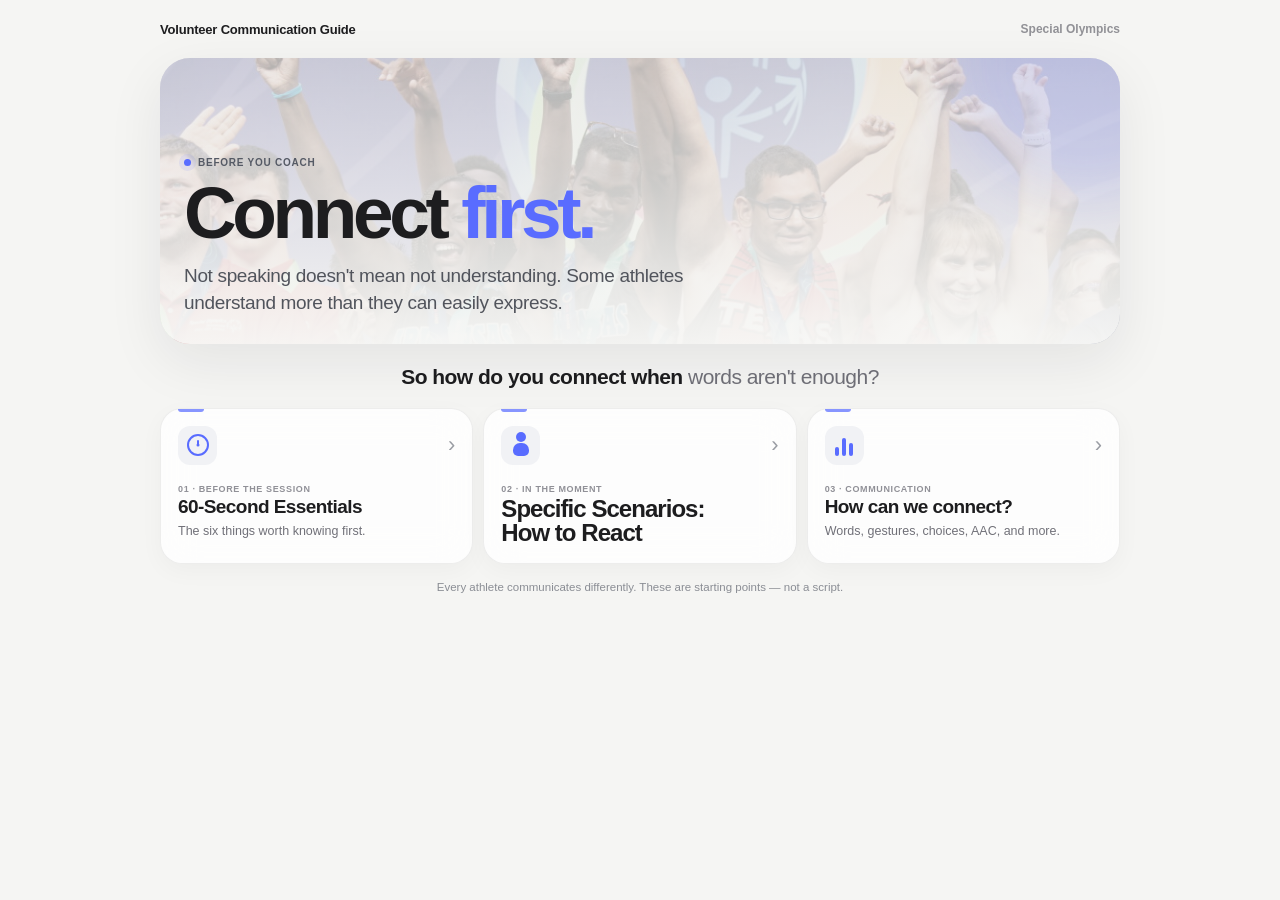
<file: index.html>
<!DOCTYPE html>
<html lang="en">

<head>
  <meta charset="UTF-8">

  <meta
    name="viewport"
    content="width=device-width, initial-scale=1.0, viewport-fit=cover"
  >

  <title>Volunteer Communication Guide</title>

  <link rel="stylesheet" href="style.css">

  <style>

    /* =====================================================
       HOME PAGE — V4
       Minimal / premium / mobile-first
       ===================================================== */

    :root {
      --home-bg: #f5f5f3;
      --home-card: rgba(255,255,255,.82);

      --home-text: #1d1d1f;
      --home-muted: #707078;
      --home-soft: #909097;

      --home-blue: #596cff;

      --home-line: rgba(29,29,31,.075);

      --home-shadow:
        0 18px 55px rgba(20,23,33,.08);
    }


    * {
      box-sizing: border-box;
    }


    body {
      margin: 0;

      background: var(--home-bg);
      color: var(--home-text);

      font-family:
        -apple-system,
        BlinkMacSystemFont,
        "SF Pro Display",
        "SF Pro Text",
        "Helvetica Neue",
        Arial,
        sans-serif;

      -webkit-font-smoothing: antialiased;
      text-rendering: optimizeLegibility;

      overflow-x: hidden;
    }


    .home-shell {
      width: min(960px, calc(100% - 28px));

      margin: 0 auto;

      padding-bottom:
        calc(18px + env(safe-area-inset-bottom));
    }



    /* =====================================================
       TOP BAR
       ===================================================== */

    .home-topbar {
      height: 58px;

      display: flex;
      align-items: center;
      justify-content: space-between;

      gap: 16px;
    }


    .home-brand {
      font-size: 13px;
      font-weight: 700;

      letter-spacing: -.015em;
    }


    .home-org {
      color: #919196;

      font-size: 12px;
      font-weight: 600;
    }



    /* =====================================================
       HERO
       ===================================================== */

    .home-hero {
      position: relative;

      min-height: 286px;

      overflow: hidden;

      display: flex;
      align-items: flex-end;

      padding: 27px 24px;

      border-radius: 30px;

      background: #e9e9e6;

      box-shadow: var(--home-shadow);

      isolation: isolate;
    }


    .home-hero::before {
      content: "";

      position: absolute;
      inset: 0;

      z-index: -3;

      background:
        url("hero-bg.jpg")
        center 42% / cover
        no-repeat;

      opacity: .34;

      filter:
        saturate(.72)
        contrast(.92);
    }


    .home-hero::after {
      content: "";

      position: absolute;
      inset: 0;

      z-index: -2;

      background:
        linear-gradient(
          180deg,
          rgba(248,248,246,.22) 0%,
          rgba(248,248,246,.48) 42%,
          rgba(248,248,246,.94) 100%
        );
    }


    .hero-glow {
      position: absolute;

      width: 260px;
      height: 260px;

      right: -95px;
      top: -125px;

      z-index: -1;

      border-radius: 50%;

      background:
        rgba(89,108,255,.13);

      filter: blur(25px);

      animation:
        glowBreathe
        5s ease-in-out
        infinite;
    }


    .hero-content {
      position: relative;

      max-width: 660px;

      animation:
        heroEnter
        .65s cubic-bezier(.22,.8,.22,1)
        both;
    }


    .hero-label {
      display: inline-flex;
      align-items: center;

      gap: 7px;

      margin-bottom: 11px;

      color: #555a65;

      font-size: 10px;
      font-weight: 800;

      letter-spacing: .075em;
      text-transform: uppercase;
    }


    .hero-dot {
      width: 7px;
      height: 7px;

      border-radius: 50%;

      background: var(--home-blue);

      box-shadow:
        0 0 0 5px
        rgba(89,108,255,.10);

      animation:
        dotBreathe
        2.5s ease-in-out
        infinite;
    }


    .home-hero h1 {
      margin: 0;

      max-width: 550px;

      font-size:
        clamp(46px, 8vw, 73px);

      line-height: .93;

      letter-spacing: -.06em;
    }


    .home-hero h1 span {
      color: var(--home-blue);
    }


    .hero-copy {
      max-width: 555px;

      margin: 15px 0 0;

      color: #51545c;

      font-size:
        clamp(16px, 2.3vw, 19px);

      line-height: 1.46;

      letter-spacing: -.018em;
    }



    /* =====================================================
       CENTRAL QUESTION
       ===================================================== */

    .home-question {
      margin: 19px auto 16px;

      max-width: 660px;

      padding: 0 8px;

      text-align: center;
    }


    .home-question p {
      margin: 0;

      font-size:
        clamp(17px, 3vw, 21px);

      line-height: 1.38;

      font-weight: 650;

      letter-spacing: -.025em;
    }


    .home-question span {
      color: var(--home-muted);
      font-weight: 500;
    }



    /* =====================================================
       ACTIONS
       ===================================================== */

    .home-actions {
      display: grid;

      grid-template-columns:
        repeat(3, 1fr);

      gap: 10px;
    }


    .home-action {
      position: relative;

      min-width: 0;

      display: flex;
      flex-direction: column;

      min-height: 154px;

      padding: 17px;

      border:
        1px solid
        var(--home-line);

      border-radius: 22px;

      background:
        var(--home-card);

      color: inherit;

      text-decoration: none;

      box-shadow:
        0 7px 24px
        rgba(25,28,40,.035);

      backdrop-filter: blur(18px);
      -webkit-backdrop-filter: blur(18px);

      transition:
        transform .22s cubic-bezier(.22,.8,.22,1),
        box-shadow .22s ease,
        background .22s ease;
    }


    .home-action:hover {
      transform: translateY(-3px);

      background:
        rgba(255,255,255,.94);

      box-shadow:
        0 15px 34px
        rgba(25,28,40,.075);
    }


    .home-action:active {
      transform: scale(.985);
    }


    .home-action::before {
      content: "";

      position: absolute;

      left: 17px;
      top: 0;

      width: 26px;
      height: 3px;

      border-radius:
        0 0 999px 999px;

      background:
        var(--home-blue);

      opacity: .72;
    }



    /* =====================================================
       ACTION TOP
       ===================================================== */

    .action-top {
      display: flex;
      align-items: center;
      justify-content: space-between;

      margin-bottom: 19px;
    }


    .action-icon {
      position: relative;

      width: 39px;
      height: 39px;

      display: flex;
      align-items: center;
      justify-content: center;

      border-radius: 12px;

      background: #f1f2f5;

      color: var(--home-blue);
    }


    .action-arrow {
      color: #9a9da4;

      font-size: 22px;

      transition:
        transform .2s ease;
    }


    .home-action:hover
    .action-arrow {
      transform:
        translateX(3px);
    }



    /* =====================================================
       ICON 1 — 60 SECOND CLOCK
       ===================================================== */

    .clock-icon {
      position: relative;

      width: 22px;
      height: 22px;

      border:
        2px solid
        currentColor;

      border-radius: 50%;
    }


    .clock-icon::before {
      content: "";

      position: absolute;

      width: 2px;
      height: 6px;

      left: 50%;
      top: 4px;

      margin-left: -1px;

      border-radius: 99px;

      background:
        currentColor;

      transform-origin:
        center 7px;

      animation:
        clockTick
        4s linear
        infinite;
    }


    .clock-icon::after {
      content: "";

      position: absolute;

      width: 3px;
      height: 3px;

      left: 50%;
      top: 50%;

      transform:
        translate(-50%,-50%);

      border-radius: 50%;

      background:
        currentColor;
    }



    /* =====================================================
       ICON 2 — HUMAN MOVEMENT
       ===================================================== */

    .move-icon {
      position: relative;

      width: 17px;
      height: 26px;

      animation:
        personBounce
        1.8s ease-in-out
        infinite;
    }


    .move-icon::before {
      content: "";

      position: absolute;

      width: 10px;
      height: 10px;

      left: 3.5px;
      top: 0;

      border-radius: 50%;

      background:
        currentColor;
    }


    .move-icon::after {
      content: "";

      position: absolute;

      width: 16px;
      height: 13px;

      left: .5px;
      top: 11px;

      border-radius:
        7px 7px 5px 5px;

      background:
        currentColor;
    }



    /* =====================================================
       ICON 3 — COMMUNICATION
       ===================================================== */

    .signal-icon {
      display: flex;
      align-items: flex-end;

      gap: 3px;

      height: 21px;
    }


    .signal-icon span {
      width: 4px;

      border-radius: 99px;

      background:
        currentColor;

      animation:
        signalPulse
        1.6s ease-in-out
        infinite;
    }


    .signal-icon span:nth-child(1) {
      height: 9px;
    }


    .signal-icon span:nth-child(2) {
      height: 18px;

      animation-delay: .14s;
    }


    .signal-icon span:nth-child(3) {
      height: 13px;

      animation-delay: .28s;
    }



    /* =====================================================
       ACTION COPY
       ===================================================== */

    .action-meta {
      margin-bottom: 3px;

      color: var(--home-soft);

      font-size: 9px;
      font-weight: 800;

      letter-spacing: .07em;
      text-transform: uppercase;
    }


    .home-action h2 {
      margin: 0;

      font-size: 19px;

      line-height: 1.08;

      letter-spacing: -.03em;
    }


    .home-action.behavior-action h2 {
      margin: 0;

      font-size: 24px;

      line-height: 1.02;

      letter-spacing: -.04em;
    }


    .home-action p {
      margin: 6px 0 0;

      color: var(--home-muted);

      font-size: 12.5px;

      line-height: 1.38;
    }



    /* =====================================================
       BOTTOM LINE
       ===================================================== */

    .home-footer {
      margin-top: 15px;

      text-align: center;

      color: #8a8d94;

      font-size: 11.5px;

      line-height: 1.45;
    }



    /* =====================================================
       ANIMATIONS
       ===================================================== */

    @keyframes heroEnter {

      from {
        opacity: 0;
        transform:
          translateY(10px);
      }

      to {
        opacity: 1;
        transform:
          translateY(0);
      }

    }


    @keyframes glowBreathe {

      0%,
      100% {
        transform:
          scale(.93);

        opacity: .55;
      }

      50% {
        transform:
          scale(1.06);

        opacity: .9;
      }

    }


    @keyframes dotBreathe {

      0%,
      100% {
        transform:
          scale(.82);

        opacity: .55;
      }

      50% {
        transform:
          scale(1);

        opacity: 1;
      }

    }


    @keyframes clockTick {

      to {
        transform:
          rotate(360deg);
      }

    }


    @keyframes personBounce {

      0%,
      100% {
        transform:
          translateY(1px);
      }

      50% {
        transform:
          translateY(-4px);
      }

    }


    @keyframes signalPulse {

      0%,
      100% {
        transform:
          scaleY(.65);

        opacity: .5;
      }

      50% {
        transform:
          scaleY(1);

        opacity: 1;
      }

    }



    /* =====================================================
       PHONE
       ===================================================== */

    @media
    (max-width: 680px) {


      .home-shell {
        width:
          calc(100% - 22px);
      }


      .home-topbar {
        height: 48px;
      }


      .home-brand {
        font-size: 11.5px;
      }


      .home-org {
        font-size: 11px;
      }


      .home-hero {
        min-height: 254px;

        padding:
          21px 18px;

        border-radius: 26px;

        background-color: #ededeb;
      }


      .home-hero::before {
        background-position:
          center 40%;

        opacity: .36;
      }


      .hero-label {
        margin-bottom: 8px;

        font-size: 9px;
      }


      .home-hero h1 {
        max-width: 390px;

        font-size:
          clamp(
            43px,
            12vw,
            58px
          );
      }


      .hero-copy {
        max-width: 390px;

        margin-top: 11px;

        font-size: 14.5px;

        line-height: 1.42;
      }


      .home-question {
        margin:
          13px auto;
      }


      .home-question p {
        max-width: 360px;

        margin: 0 auto;

        font-size: 15px;

        line-height: 1.36;
      }


      .home-actions {
        grid-template-columns: 1fr;

        gap: 7px;
      }


      .home-action {
        display: grid;

        grid-template-columns:
          39px 1fr 20px;

        align-items: center;

        column-gap: 12px;

        min-height: 74px;

        padding:
          10px 12px;

        border-radius: 19px;
      }


      .home-action::before {
        display: none;
      }


      .action-top {
        display: contents;
      }


      .action-icon {
        width: 39px;
        height: 39px;

        grid-column: 1;
        grid-row: 1 / span 3;
      }


      .action-arrow {
        grid-column: 3;
        grid-row: 1 / span 3;

        align-self: center;
      }


      .action-meta {
        grid-column: 2;

        margin:
          0 0 1px;

        align-self: end;

        font-size: 8.5px;
      }


      .home-action h2 {
        grid-column: 2;

        margin: 0;

        font-size: 16px;

        align-self: center;
      }


      .home-action.behavior-action h2 {
        grid-column: 2;
        grid-row: auto;

        margin: 0;

        font-size: 18.5px;

        line-height: 1.04;

        align-self: center;
      }


      .home-action p {
        grid-column: 2;

        margin:
          2px 0 0;

        font-size: 11.5px;

        line-height: 1.28;

        align-self: start;
      }


      .home-footer {
        margin-top: 10px;

        font-size: 10.5px;
      }

    }



    /* =====================================================
       VERY SMALL PHONES
       ===================================================== */

    @media
    (max-width: 380px) {


      .home-hero {
        min-height: 238px;
      }


      .home-hero h1 {
        font-size: 41px;
      }


      .hero-copy {
        font-size: 13.5px;
      }


      .home-question p {
        font-size: 14px;
      }


      .home-action {
        min-height: 70px;
      }

    }



    /* =====================================================
       REDUCED MOTION
       ===================================================== */

    @media
    (prefers-reduced-motion: reduce) {

      .hero-content,
      .hero-glow,
      .hero-dot,
      .clock-icon::before,
      .move-icon,
      .signal-icon span {
        animation: none !important;
      }

    }

  </style>

</head>


<body>

  <div class="home-shell">


    <!-- =================================================
         TOP
         ================================================= -->

    <header class="home-topbar">

      <div class="home-brand">
        Volunteer Communication Guide
      </div>

      <div class="home-org">
        Special Olympics
      </div>

    </header>



    <!-- =================================================
         HERO
         ================================================= -->

    <main>

      <section class="home-hero">

        <div class="hero-glow"></div>

        <div class="hero-content">

          <div class="hero-label">

            <span class="hero-dot"></span>

            Before you coach

          </div>


          <h1>

            Connect
            <span>first.</span>

          </h1>


          <p class="hero-copy">

            Not speaking doesn't mean not understanding.
            Some athletes understand more than they can easily express.

          </p>

        </div>

      </section>



      <!-- =================================================
           QUESTION
           ================================================= -->

      <section class="home-question">

        <p>

          So how do you connect when
          <span>words aren't enough?</span>

        </p>

      </section>



      <!-- =================================================
           THREE ACTIONS
           ================================================= -->

      <nav class="home-actions">


        <!-- 01 -->

        <a
          href="essentials.html"
          class="home-action"
        >

          <div class="action-top">

            <div class="action-icon">

              <div class="clock-icon"></div>

            </div>


            <div class="action-arrow">
              ›
            </div>

          </div>


          <div class="action-meta">
            01 · Before the session
          </div>


          <h2>
            60-Second Essentials
          </h2>


          <p>
            The six things worth knowing first.
          </p>

        </a>



        <!-- 02 -->

        <a
          href="behavior.html"
          class="home-action behavior-action"
        >

          <div class="action-top">

            <div class="action-icon">

              <div class="move-icon"></div>

            </div>


            <div class="action-arrow">
              ›
            </div>

          </div>


          <div class="action-meta">
            02 · In the moment
          </div>


          <h2>
            Specific Scenarios:<br>
            How to React
          </h2>

        </a>



        <!-- 03 -->

        <a
          href="communication.html"
          class="home-action"
        >

          <div class="action-top">

            <div class="action-icon">

              <div class="signal-icon">
                <span></span>
                <span></span>
                <span></span>
              </div>

            </div>


            <div class="action-arrow">
              ›
            </div>

          </div>


          <div class="action-meta">
            03 · Communication
          </div>


          <h2>
            How can we connect?
          </h2>


          <p>
            Words, gestures, choices, AAC, and more.
          </p>

        </a>

      </nav>



      <!-- =================================================
           SMALL END NOTE
           ================================================= -->

      <div class="home-footer">

        Every athlete communicates differently.
        These are starting points — not a script.

      </div>

    </main>

  </div>


  <script src="script.js"></script>

</body>

</html>
</file>
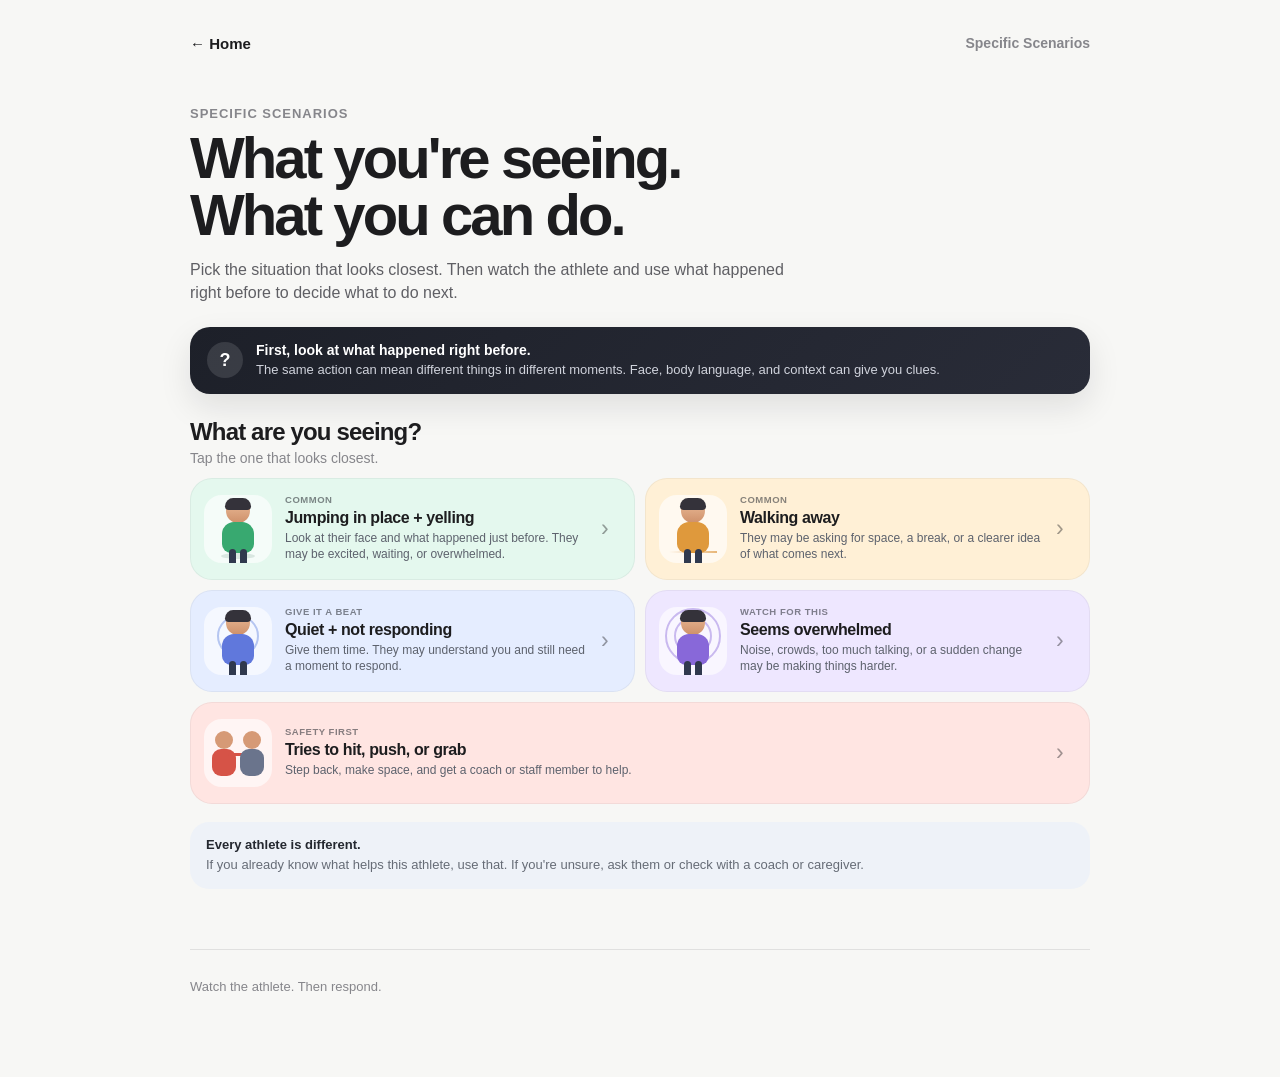
<file: behavior.html>
<!DOCTYPE html>
<html lang="en">

<head>

  <meta charset="UTF-8">

  <meta
    name="viewport"
    content="width=device-width, initial-scale=1.0, viewport-fit=cover"
  >

  <title>
    Specific Scenarios | Volunteer Communication Guide
  </title>

  <link rel="stylesheet" href="style.css">


  <style>

    /* =====================================================
       BEHAVIOR PAGE — V7
       TRUE PAGE-SWITCHING VERSION
       No popup. No modal. No second scroll area.
       ===================================================== */


    :root {

      --green-bg: #e4f8ee;
      --green-strong: #2fa36c;

      --amber-bg: #fff0d6;
      --amber-strong: #d99136;

      --blue-bg: #e5edff;
      --blue-strong: #5675d8;

      --purple-bg: #eee7ff;
      --purple-strong: #8263d2;

      --red-bg: #ffe5e2;
      --red-strong: #d65347;

    }


    /* =====================================================
       VIEW SWITCHING
       ===================================================== */

    .behavior-view {
      display: none;
    }


    .behavior-view.active {
      display: block;

      animation:
        viewEnter .28s
        cubic-bezier(.22,.8,.22,1)
        both;
    }


    @keyframes viewEnter {

      from {

        opacity: 0;

        transform:
          translateY(8px);

      }


      to {

        opacity: 1;

        transform:
          translateY(0);

      }

    }



    /* =====================================================
       HOME VIEW
       ===================================================== */

    .behavior-intro {

      padding:
        42px 0 22px;

    }


    .behavior-intro .eyebrow {

      margin-bottom: 9px;

    }


    .behavior-intro h1 {

      font-size:
        clamp(
          37px,
          9vw,
          58px
        );

      line-height: .98;

    }


    .behavior-intro .lead {

      max-width: 620px;

      margin:
        14px 0 0;

      font-size: 16px;

      line-height: 1.48;

    }



    /* =====================================================
       START NOTE
       ===================================================== */

    .start-note {

      display: flex;

      align-items: center;

      gap: 13px;

      margin-bottom: 24px;

      padding:
        15px 17px;

      border-radius: 20px;

      background:
        linear-gradient(
          135deg,
          #1d2029,
          #292c38
        );

      color: white;

      box-shadow:
        0 13px 32px
        rgba(18,20,29,.10);

    }


    .start-mark {

      width: 36px;
      height: 36px;

      display: flex;

      align-items: center;
      justify-content: center;

      flex: 0 0 auto;

      border-radius: 50%;

      background:
        rgba(255,255,255,.12);

      font-size: 18px;
      font-weight: 700;

    }


    .start-note strong {

      display: block;

      margin-bottom: 2px;

      font-size: 14px;

    }


    .start-note span {

      color: #d0d3dc;

      font-size: 13px;

      line-height: 1.35;

    }



    /* =====================================================
       SCENARIO MENU
       ===================================================== */

    .scenario-title {

      margin-bottom: 12px;

    }


    .scenario-title h2 {

      margin: 0;

      font-size: 24px;

      letter-spacing: -.035em;

    }


    .scenario-title p {

      margin:
        4px 0 0;

      color: var(--muted);

      font-size: 14px;

    }


    .scenario-list {

      display: grid;

      gap: 10px;

    }



    /* =====================================================
       COMPACT SCENARIO CARD
       ===================================================== */

    .scenario-card {

      width: 100%;

      display: grid;

      grid-template-columns:
        68px 1fr 20px;

      align-items: center;

      gap: 13px;

      min-height: 102px;

      padding:
        11px 13px;

      border:
        1px solid
        rgba(29,29,31,.05);

      border-radius: 22px;

      text-align: left;

      cursor: pointer;

      transition:
        transform .18s ease,
        box-shadow .18s ease;

    }


    .scenario-card:active {

      transform:
        scale(.985);

    }


    .scenario-card.green {

      background:
        var(--green-bg);

    }


    .scenario-card.amber {

      background:
        var(--amber-bg);

    }


    .scenario-card.blue {

      background:
        var(--blue-bg);

    }


    .scenario-card.purple {

      background:
        var(--purple-bg);

    }


    .scenario-card.red {

      background:
        var(--red-bg);

    }


    .scenario-copy {

      min-width: 0;

    }


    .scenario-label {

      margin-bottom: 4px;

      color:
        rgba(35,38,45,.55);

      font-size: 9.5px;

      font-weight: 800;

      letter-spacing: .055em;

      text-transform: uppercase;

    }


    .scenario-copy h3 {

      margin: 0;

      font-size: 16px;

      line-height: 1.13;

      letter-spacing: -.025em;

    }


    .scenario-copy p {

      margin:
        4px 0 0;

      color: #5d626d;

      font-size: 12px;

      line-height: 1.3;

    }


    .chevron {

      color:
        rgba(29,29,31,.42);

      font-size: 23px;

    }



    /* =====================================================
       VISUAL BOX
       ===================================================== */

    .scenario-visual {

      position: relative;

      width: 68px;
      height: 68px;

      overflow: hidden;

      border-radius: 18px;

      background:
        rgba(255,255,255,.64);

    }



    /* =====================================================
       MINI PERSON
       ===================================================== */

    .mini-human {

      position: absolute;

      width: 38px;
      height: 61px;

      left: 50%;
      bottom: 3px;

      transform:
        translateX(-50%);

      transform-origin:
        center bottom;

    }


    .mini-head {

      position: absolute;

      width: 24px;
      height: 24px;

      left: 7px;
      top: 0;

      border-radius: 50%;

      background:
        linear-gradient(
          180deg,
          #edbf9c,
          #ce906a
        );

    }


    .mini-hair {

      position: absolute;

      width: 26px;
      height: 12px;

      left: 6px;
      top: -1px;

      border-radius:
        15px 15px 7px 7px;

      background: #34323a;

      z-index: 2;

    }


    .mini-body {

      position: absolute;

      width: 32px;
      height: 31px;

      left: 3px;
      top: 23px;

      border-radius:
        12px 12px 9px 9px;

      background:
        var(--shirt, #6078da);

    }


    .mini-leg {

      position: absolute;

      width: 7px;
      height: 18px;

      top: 50px;

      border-radius: 6px;

      background: #30394e;

    }


    .mini-leg.left {

      left: 10px;

    }


    .mini-leg.right {

      right: 10px;

    }



    /* =====================================================
       JUMPING VISUAL
       ===================================================== */

    .jump-person {

      --shirt: #38a970;

      animation:
        jumpHuman
        1.5s
        ease-in-out
        infinite;

    }


    .jump-shadow {

      position: absolute;

      width: 34px;
      height: 6px;

      left: 50%;
      bottom: 4px;

      transform:
        translateX(-50%);

      border-radius: 50%;

      background:
        rgba(31,88,61,.13);

      animation:
        jumpShadow
        1.5s
        ease-in-out
        infinite;

    }



    /* =====================================================
       WALKING VISUAL
       ===================================================== */

    .walk-person {

      --shirt: #df993c;

      animation:
        walkHuman
        2.8s
        ease-in-out
        infinite;

    }


    .walk-path {

      position: absolute;

      left: 10px;
      right: 10px;
      bottom: 10px;

      height: 2px;

      background:
        linear-gradient(
          90deg,
          transparent,
          rgba(219,146,55,.65)
        );

    }



    /* =====================================================
       WAIT VISUAL
       ===================================================== */

    .quiet-person {

      --shirt: #6078dc;

      animation:
        slowBreathe
        3.6s
        ease-in-out
        infinite;

    }


    .pause-ring {

      position: absolute;

      width: 42px;
      height: 42px;

      left: 50%;
      top: 44%;

      transform:
        translate(-50%,-50%);

      border:
        2px solid
        rgba(85,120,218,.22);

      border-radius: 50%;

      animation:
        pauseRing
        2.7s
        ease-out
        infinite;

    }


    .pause-ring.second {

      animation-delay: .8s;

    }



    /* =====================================================
       OVERLOAD VISUAL
       ===================================================== */

    .overload-person {

      --shirt: #8868d9;

    }


    .sensory-wave {

      position: absolute;

      border:
        2px solid
        rgba(135,101,216,.42);

      border-radius: 50%;

      animation:
        sensoryWave
        2.4s
        ease-out
        infinite;

    }


    .sensory-wave.one {

      width: 38px;
      height: 38px;

      left: 15px;
      top: 10px;

    }


    .sensory-wave.two {

      width: 56px;
      height: 56px;

      left: 6px;
      top: 1px;

      animation-delay: .65s;

    }



    /* =====================================================
       SAFETY VISUAL
       ===================================================== */

    .safety-person {

      position: absolute;

      width: 26px;
      height: 49px;

      bottom: 7px;

    }


    .safety-person.left {

      left: 7px;

      animation:
        moveApart
        2.5s
        ease-in-out
        infinite;

    }


    .safety-person.right {

      right: 7px;

    }


    .safety-head {

      position: absolute;

      width: 18px;
      height: 18px;

      left: 4px;

      border-radius: 50%;

      background: #d69a76;

    }


    .safety-body {

      position: absolute;

      width: 24px;
      height: 27px;

      left: 1px;
      top: 18px;

      border-radius: 9px;

      background:
        var(--safety-shirt, #d65347);

    }


    .safety-person.right {

      --safety-shirt: #6a748c;

    }


    .distance-line {

      position: absolute;

      width: 20px;
      height: 3px;

      left: 50%;
      top: 34px;

      transform:
        translateX(-50%);

      border-radius: 999px;

      background:
        var(--red-strong);

      animation:
        distancePulse
        2s ease-in-out infinite;

    }



    /* =====================================================
       DETAIL PAGE
       ===================================================== */

    .detail-page {

      min-height: 100vh;

      padding-bottom:
        calc(
          40px +
          env(safe-area-inset-bottom)
        );

    }


    .detail-top {

      padding:
        18px 0 20px;

    }


    .detail-back {

      display: inline-flex;

      align-items: center;

      gap: 5px;

      padding:
        9px 13px;

      border: 0;

      border-radius: 999px;

      background: #efefec;

      color: #24262c;

      font: inherit;

      font-size: 13px;
      font-weight: 650;

      cursor: pointer;

    }



    /* =====================================================
       COLOR HERO
       ===================================================== */

    .detail-hero {

      margin-bottom: 12px;

      padding:
        22px 20px 24px;

      border-radius: 28px;

    }


    .detail-hero.green {

      background:
        var(--green-bg);

    }


    .detail-hero.amber {

      background:
        var(--amber-bg);

    }


    .detail-hero.blue {

      background:
        var(--blue-bg);

    }


    .detail-hero.purple {

      background:
        var(--purple-bg);

    }


    .detail-hero.red {

      background:
        var(--red-bg);

    }


    .detail-tag {

      display: inline-block;

      margin-bottom: 9px;

      padding:
        7px 10px;

      border-radius: 999px;

      background:
        rgba(255,255,255,.60);

      color:
        rgba(30,33,40,.66);

      font-size: 10px;

      font-weight: 800;

      letter-spacing: .055em;

      text-transform: uppercase;

    }


    .detail-hero h1 {

      margin:
        0 0 10px;

      font-size:
        clamp(
          32px,
          9vw,
          49px
        );

      line-height: .98;

      letter-spacing: -.045em;

    }


    .detail-hero p {

      margin: 0;

      max-width: 660px;

      color: #575d68;

      font-size: 15px;

      line-height: 1.48;

    }



    /* =====================================================
       ACTION BLOCKS
       ===================================================== */

    .detail-actions {

      display: grid;

      grid-template-columns:
        1fr 1fr;

      gap: 10px;

    }


    .detail-box {

      padding:
        16px 16px 15px;

      border-radius: 21px;

    }


    .detail-box.do {

      background:
        #eaf7f0;

    }


    .detail-box.avoid {

      background:
        #fff0ee;

    }


    .detail-box h2 {

      margin:
        0 0 8px;

      font-size: 16px;

      letter-spacing: -.02em;

    }


    .detail-box ul {

      margin: 0;

      padding-left: 18px;

      color: #535963;

      font-size: 14px;

      line-height: 1.5;

    }


    .detail-box li {

      margin-bottom: 5px;

    }



    /* =====================================================
       TRY SAYING
       ===================================================== */

    .try-saying {

      margin-top: 10px;

      padding:
        15px 17px;

      border-radius: 21px;

      background:
        linear-gradient(
          135deg,
          #1e212a,
          #2b2e39
        );

      color: white;

    }


    .try-saying span {

      display: block;

      margin-bottom: 5px;

      color: #adb3c0;

      font-size: 10px;

      font-weight: 800;

      letter-spacing: .06em;

      text-transform: uppercase;

    }


    .try-saying strong {

      font-size:
        clamp(
          16px,
          4.5vw,
          19px
        );

      line-height: 1.4;

    }



    /* =====================================================
       SAFETY ALERT
       ===================================================== */

    .safety-alert {

      margin-top: 10px;

      padding:
        14px 16px;

      border-radius: 19px;

      background:
        var(--red-bg);

      color: #75433d;

      font-size: 13px;

      line-height: 1.45;

    }


    .safety-alert strong {

      display: block;

      margin-bottom: 3px;

      color: #b33d32;

    }



    /* =====================================================
       REMINDER
       ===================================================== */

    .quick-reminder {

      margin-top: 18px;

      padding:
        14px 16px;

      border-radius: 19px;

      background: #eef2f8;

      color: #666c76;

      font-size: 13px;

      line-height: 1.45;

    }


    .quick-reminder strong {

      display: block;

      margin-bottom: 2px;

      color: #242830;

    }



    /* =====================================================
       ANIMATIONS
       ===================================================== */

    @keyframes jumpHuman {

      0%,
      100% {

        transform:
          translateX(-50%)
          translateY(0);

      }

      47% {

        transform:
          translateX(-50%)
          translateY(-9px);

      }

    }


    @keyframes jumpShadow {

      0%,
      100% {

        width: 34px;

        opacity: .14;

      }

      47% {

        width: 22px;

        opacity: .05;

      }

    }


    @keyframes walkHuman {

      0%,
      100% {

        transform:
          translateX(-75%);

      }

      50% {

        transform:
          translateX(-20%);

      }

    }


    @keyframes slowBreathe {

      0%,
      100% {

        transform:
          translateX(-50%)
          scale(.97);

      }

      50% {

        transform:
          translateX(-50%)
          scale(1.02);

      }

    }


    @keyframes pauseRing {

      0% {

        transform:
          translate(-50%,-50%)
          scale(.6);

        opacity: .55;

      }

      100% {

        transform:
          translate(-50%,-50%)
          scale(1.5);

        opacity: 0;

      }

    }


    @keyframes sensoryWave {

      0% {

        transform:
          scale(.75);

        opacity: .5;

      }

      100% {

        transform:
          scale(1.4);

        opacity: 0;

      }

    }


    @keyframes moveApart {

      0%,
      100% {

        transform:
          translateX(0);

      }

      50% {

        transform:
          translateX(-5px);

      }

    }


    @keyframes distancePulse {

      0%,
      100% {

        width: 18px;

        opacity: .5;

      }

      50% {

        width: 25px;

        opacity: 1;

      }

    }



    /* =====================================================
       DESKTOP
       ===================================================== */

    @media
    (min-width: 720px) {


      .scenario-list {

        grid-template-columns:
          1fr 1fr;

      }


      .scenario-card.red {

        grid-column:
          1 / -1;

      }

    }



    /* =====================================================
       PHONE
       ===================================================== */

    @media
    (max-width: 520px) {


      .page-shell {

        width:
          calc(100% - 26px);

      }


      .detail-actions {

        grid-template-columns:
          1fr;

      }


      .detail-hero {

        padding:
          20px 18px 21px;

        border-radius: 25px;

      }


      .detail-box {

        padding:
          14px 15px;

      }

    }



    /* =====================================================
       REDUCED MOTION
       ===================================================== */

    @media
    (prefers-reduced-motion: reduce) {


      .jump-person,
      .jump-shadow,
      .walk-person,
      .quiet-person,
      .pause-ring,
      .sensory-wave,
      .safety-person.left,
      .distance-line {

        animation:
          none !important;

      }


      .behavior-view.active {

        animation: none;

      }

    }


  </style>

</head>



<body>


  <div class="page-shell">


    <!-- =================================================
         MAIN SCENARIO MENU
         ================================================= -->

    <div
      class="behavior-view active"
      id="view-home"
    >


      <header class="topbar">


        <a
          href="index.html"
          class="back-link"
        >

          ← Home

        </a>


        <div class="top-label">

          Specific Scenarios

        </div>


      </header>



      <section class="behavior-intro">


        <div class="eyebrow">

          Specific scenarios

        </div>


        <h1 class="page-title">

          What you're seeing.<br>
          What you can do.

        </h1>


        <p class="lead">

          Pick the situation that looks closest.
          Then watch the athlete and use what happened right before
          to decide what to do next.

        </p>


      </section>



      <section class="start-note">


        <div class="start-mark">

          ?

        </div>


        <div>


          <strong>

            First, look at what happened
            right before.

          </strong>


          <span>

            The same action can mean different things
            in different moments. Face, body language,
            and context can give you clues.

          </span>


        </div>


      </section>



      <section>


        <div class="scenario-title">


          <h2>

            What are you seeing?

          </h2>


          <p>

            Tap the one that looks closest.

          </p>


        </div>



        <div class="scenario-list">


          <!-- JUMPING -->

          <button
            class="scenario-card green"
            data-view="jumping"
          >


            <div class="scenario-visual">


              <div class="jump-shadow"></div>


              <div
                class="mini-human jump-person"
              >


                <div class="mini-hair"></div>

                <div class="mini-head"></div>

                <div class="mini-body"></div>

                <div class="mini-leg left"></div>

                <div class="mini-leg right"></div>


              </div>


            </div>



            <div class="scenario-copy">


              <div class="scenario-label">

                Common

              </div>


              <h3>

                Jumping in place + yelling

              </h3>


              <p>

                Look at their face and what happened just before.
                They may be excited, waiting, or overwhelmed.

              </p>


            </div>


            <div class="chevron">

              ›

            </div>


          </button>



          <!-- WALKING -->

          <button
            class="scenario-card amber"
            data-view="walking"
          >


            <div class="scenario-visual">


              <div class="walk-path"></div>


              <div
                class="mini-human walk-person"
              >


                <div class="mini-hair"></div>

                <div class="mini-head"></div>

                <div class="mini-body"></div>

                <div class="mini-leg left"></div>

                <div class="mini-leg right"></div>


              </div>


            </div>



            <div class="scenario-copy">


              <div class="scenario-label">

                Common

              </div>


              <h3>

                Walking away

              </h3>


              <p>

                They may be asking for space, a break,
                or a clearer idea of what comes next.

              </p>


            </div>


            <div class="chevron">

              ›

            </div>


          </button>



          <!-- QUIET -->

          <button
            class="scenario-card blue"
            data-view="quiet"
          >


            <div class="scenario-visual">


              <div class="pause-ring"></div>

              <div class="pause-ring second"></div>


              <div
                class="mini-human quiet-person"
              >


                <div class="mini-hair"></div>

                <div class="mini-head"></div>

                <div class="mini-body"></div>

                <div class="mini-leg left"></div>

                <div class="mini-leg right"></div>


              </div>


            </div>



            <div class="scenario-copy">


              <div class="scenario-label">

                Give it a beat

              </div>


              <h3>

                Quiet + not responding

              </h3>


              <p>

                Give them time. They may understand you
                and still need a moment to respond.

              </p>


            </div>


            <div class="chevron">

              ›

            </div>


          </button>



          <!-- OVERWHELMED -->

          <button
            class="scenario-card purple"
            data-view="overwhelmed"
          >


            <div class="scenario-visual">


              <div class="sensory-wave one"></div>

              <div class="sensory-wave two"></div>


              <div
                class="mini-human overload-person"
              >


                <div class="mini-hair"></div>

                <div class="mini-head"></div>

                <div class="mini-body"></div>

                <div class="mini-leg left"></div>

                <div class="mini-leg right"></div>


              </div>


            </div>



            <div class="scenario-copy">


              <div class="scenario-label">

                Watch for this

              </div>


              <h3>

                Seems overwhelmed

              </h3>


              <p>

                Noise, crowds, too much talking,
                or a sudden change may be making things harder.

              </p>


            </div>


            <div class="chevron">

              ›

            </div>


          </button>



          <!-- SAFETY -->

          <button
            class="scenario-card red"
            data-view="safety"
          >


            <div class="scenario-visual">


              <div class="safety-person left">

                <div class="safety-head"></div>

                <div class="safety-body"></div>

              </div>


              <div class="distance-line"></div>


              <div class="safety-person right">

                <div class="safety-head"></div>

                <div class="safety-body"></div>

              </div>


            </div>



            <div class="scenario-copy">


              <div class="scenario-label">

                Safety first

              </div>


              <h3>

                Tries to hit, push, or grab

              </h3>


              <p>

                Step back, make space, and get a coach
                or staff member to help.

              </p>


            </div>


            <div class="chevron">

              ›

            </div>


          </button>


        </div>


      </section>



      <section class="quick-reminder">


        <strong>

          Every athlete is different.

        </strong>


        If you already know what helps this athlete,
        use that. If you're unsure, ask them
        or check with a coach or caregiver.


      </section>


      <footer class="site-footer">

        Watch the athlete. Then respond.

      </footer>


    </div>



    <!-- =================================================
         JUMPING PAGE
         ================================================= -->

    <div
      class="behavior-view detail-page"
      id="view-jumping"
    >


      <div class="detail-top">


        <button class="detail-back">

          ← Back to situations

        </button>


      </div>



      <section class="detail-hero green">


        <div class="detail-tag">

          Jumping + yelling

        </div>


        <h1>

          Start with the context.

        </h1>


        <p>

          Jumping or yelling can mean different things.
          Check their face and what happened just before: they may
          be excited, waiting for a turn, or starting to feel overwhelmed.

        </p>


      </section>



      <div class="detail-actions">


        <section class="detail-box do">


          <h2>

            Do now

          </h2>


          <ul>

            <li>
              Look at their face and what happened just before.
            </li>

            <li>
              If they look happy and safe, you may not need to stop it.
            </li>

            <li>
              Give them a little space and keep your voice calm.
            </li>

            <li>
              Make the next step clear.
            </li>

          </ul>


        </section>



        <section class="detail-box avoid">


          <h2>

            Avoid

          </h2>


          <ul>

            <li>
              Assuming the behavior automatically means something is wrong.
            </li>

            <li>
              Shouting “stop” or adding lots of words.
            </li>

            <li>
              Crowding or grabbing them.
            </li>

          </ul>


        </section>


      </div>



      <div class="try-saying">


        <span>

          Try saying

        </span>


        <strong>

          “Your turn is next.”
          or “One more, then basketball.”

        </strong>


      </div>


    </div>



    <!-- =================================================
         WALKING PAGE
         ================================================= -->

    <div
      class="behavior-view detail-page"
      id="view-walking"
    >


      <div class="detail-top">


        <button class="detail-back">

          ← Back to situations

        </button>


      </div>



      <section class="detail-hero amber">


        <div class="detail-tag">

          Walking away

        </div>


        <h1>

          Don't make it a standoff.

        </h1>


        <p>

          Walking away may be a way of asking for space,
          a break, or a clearer idea of what comes next.
          Stay aware of safety without turning it into a struggle.

        </p>


      </section>



      <div class="detail-actions">


        <section class="detail-box do">


          <h2>

            Do now

          </h2>


          <ul>

            <li>
              Stay nearby and make sure they're safe.
            </li>

            <li>
              Give them some room instead of following closely.
            </li>

            <li>
              Offer one simple choice, like “Break or basketball?”
            </li>

            <li>
              When they're ready, show clearly what comes next.
            </li>

          </ul>


        </section>



        <section class="detail-box avoid">


          <h2>

            Avoid

          </h2>


          <ul>

            <li>
              Repeating “come back” over and over.
            </li>

            <li>
              Following right behind them.
            </li>

            <li>
              Turning it into a power struggle.
            </li>

            <li>
              Grabbing them unless there is immediate danger.
            </li>

          </ul>


        </section>


      </div>



      <div class="try-saying">


        <span>

          Try saying

        </span>


        <strong>

          “Break or basketball?”

        </strong>


      </div>


    </div>



    <!-- =================================================
         QUIET PAGE
         ================================================= -->

    <div
      class="behavior-view detail-page"
      id="view-quiet"
    >


      <div class="detail-top">


        <button class="detail-back">

          ← Back to situations

        </button>


      </div>



      <section class="detail-hero blue">


        <div class="detail-tag">

          Not responding

        </div>


        <h1>

          More time.
          Fewer words.

        </h1>


        <p>

          No response does not always mean they did not understand.
          They may be processing what you said, watching your gesture,
          or getting ready to respond another way.

        </p>


      </section>



      <div class="detail-actions">


        <section class="detail-box do">


          <h2>

            Do now

          </h2>


          <ul>

            <li>
              Say their name and give one clear cue.
            </li>

            <li>
              Point or demonstrate what you mean.
            </li>

            <li>
              Give them time before you say it again.
            </li>

            <li>
              If needed, switch to a yes/no question or two clear choices.
            </li>

          </ul>


        </section>



        <section class="detail-box avoid">


          <h2>

            Avoid

          </h2>


          <ul>

            <li>
              Repeating the same direction too quickly.
            </li>

            <li>
              Getting louder.
            </li>

            <li>
              Assuming silence means they are ignoring you.
            </li>

            <li>
              Answering for them before they have time.
            </li>

          </ul>


        </section>


      </div>



      <div class="try-saying">


        <span>

          Try saying

        </span>


        <strong>

          “Water?” [show the bottle]
          Then give them time to answer.

        </strong>


      </div>


    </div>



    <!-- =================================================
         OVERWHELMED PAGE
         ================================================= -->

    <div
      class="behavior-view detail-page"
      id="view-overwhelmed"
    >


      <div class="detail-top">


        <button class="detail-back">

          ← Back to situations

        </button>


      </div>



      <section class="detail-hero purple">


        <div class="detail-tag">

          Overwhelmed

        </div>


        <h1>

          Make the moment smaller.

        </h1>


        <p>

          Noise, crowds, too much talking, or a sudden change
          can pile up. Watch their face and body language
          for signs that the moment is becoming too much.

        </p>


      </section>



      <div class="detail-actions">


        <section class="detail-box do">


          <h2>

            Do now

          </h2>


          <ul>

            <li>
              Use fewer words and keep your voice calm.
            </li>

            <li>
              Give them a little more physical space.
            </li>

            <li>
              Reduce noise or move toward a quieter spot if they want to.
            </li>

            <li>
              Offer one simple choice, like “Water or break?”
            </li>

          </ul>


        </section>



        <section class="detail-box avoid">


          <h2>

            Avoid

          </h2>


          <ul>

            <li>
              Standing too close or crowding them.
            </li>

            <li>
              Touching or moving them without asking first.
            </li>

            <li>
              Adding more and more instructions.
            </li>

            <li>
              Having several people talk to them at once.
            </li>

          </ul>


        </section>


      </div>



      <div class="try-saying">


        <span>

          Try saying

        </span>


        <strong>

          “Break or water?”

          or “Want a quiet spot?”

        </strong>


      </div>


    </div>



    <!-- =================================================
         SAFETY PAGE
         ================================================= -->

    <div
      class="behavior-view detail-page"
      id="view-safety"
    >


      <div class="detail-top">


        <button class="detail-back">

          ← Back to situations

        </button>


      </div>



      <section class="detail-hero red">


        <div class="detail-tag">

          Safety first

        </div>


        <h1>

          Create space.

        </h1>


        <p>

          Hitting, pushing, or grabbing may be a strong “no,”
          frustration, fear, or overload. First make space
          and keep the athlete and everyone around them safe.

        </p>


      </section>



      <div class="detail-actions">


        <section class="detail-box do">


          <h2>

            Do now

          </h2>


          <ul>

            <li>
              Step back and give them room.
            </li>

            <li>
              Move other athletes away if needed.
            </li>

            <li>
              Keep your voice calm and use very few words.
            </li>

            <li>
              Get a coach or staff member right away.
            </li>

          </ul>


        </section>



        <section class="detail-box avoid">


          <h2>

            Avoid

          </h2>


          <ul>

            <li>
              Grabbing or pushing back.
            </li>

            <li>
              Arguing, scolding, or giving a long explanation.
            </li>

            <li>
              Cornering or crowding them.
            </li>

            <li>
              Trying to handle a risky situation by yourself.
            </li>

          </ul>


        </section>


      </div>



      <div class="try-saying">


        <span>

          Try saying

        </span>


        <strong>

          “I'm giving you space.
          Coach is coming.”

        </strong>


      </div>



      <div class="safety-alert">


        <strong>

          Immediate danger?

        </strong>


        Get coach or event staff right away.
        Follow the program's safety procedures.


      </div>


    </div>


  </div>



  <script>


    /* =====================================================
       TRUE PAGE SWITCHING
       ===================================================== */


    const views =
      document.querySelectorAll(
        ".behavior-view"
      );


    const scenarioButtons =
      document.querySelectorAll(
        "[data-view]"
      );


    const backButtons =
      document.querySelectorAll(
        ".detail-back"
      );


    let homeScrollPosition = 0;



    function showView(viewName) {


      views.forEach(
        view => {

          view.classList.remove(
            "active"
          );

        }
      );


      const target =
        document.getElementById(
          "view-" + viewName
        );


      if (!target) return;


      target.classList.add(
        "active"
      );


      window.scrollTo({
        top: 0,
        behavior: "instant"
      });


      history.replaceState(
        null,
        "",
        "#"+viewName
      );


    }



    function showHome() {


      views.forEach(
        view => {

          view.classList.remove(
            "active"
          );

        }
      );


      const home =
        document.getElementById(
          "view-home"
        );


      home.classList.add(
        "active"
      );


      history.replaceState(
        null,
        "",
        "behavior.html"
      );


      requestAnimationFrame(
        () => {

          window.scrollTo(
            0,
            homeScrollPosition
          );

        }
      );


    }



    scenarioButtons.forEach(
      button => {


        button.addEventListener(
          "click",
          () => {


            homeScrollPosition =
              window.scrollY;


            showView(
              button.dataset.view
            );


          }
        );


      }
    );



    backButtons.forEach(
      button => {


        button.addEventListener(
          "click",
          showHome
        );


      }
    );



    /* =====================================================
       DIRECT LINKS
       behavior.html#walking
       etc.
       ===================================================== */


    const initialHash =
      window.location.hash
        .replace("#","");


    const validViews = [
      "jumping",
      "walking",
      "quiet",
      "overwhelmed",
      "safety"
    ];


    if (
      validViews.includes(
        initialHash
      )
    ) {

      showView(
        initialHash
      );

    }


  </script>


</body>

</html>
</file>
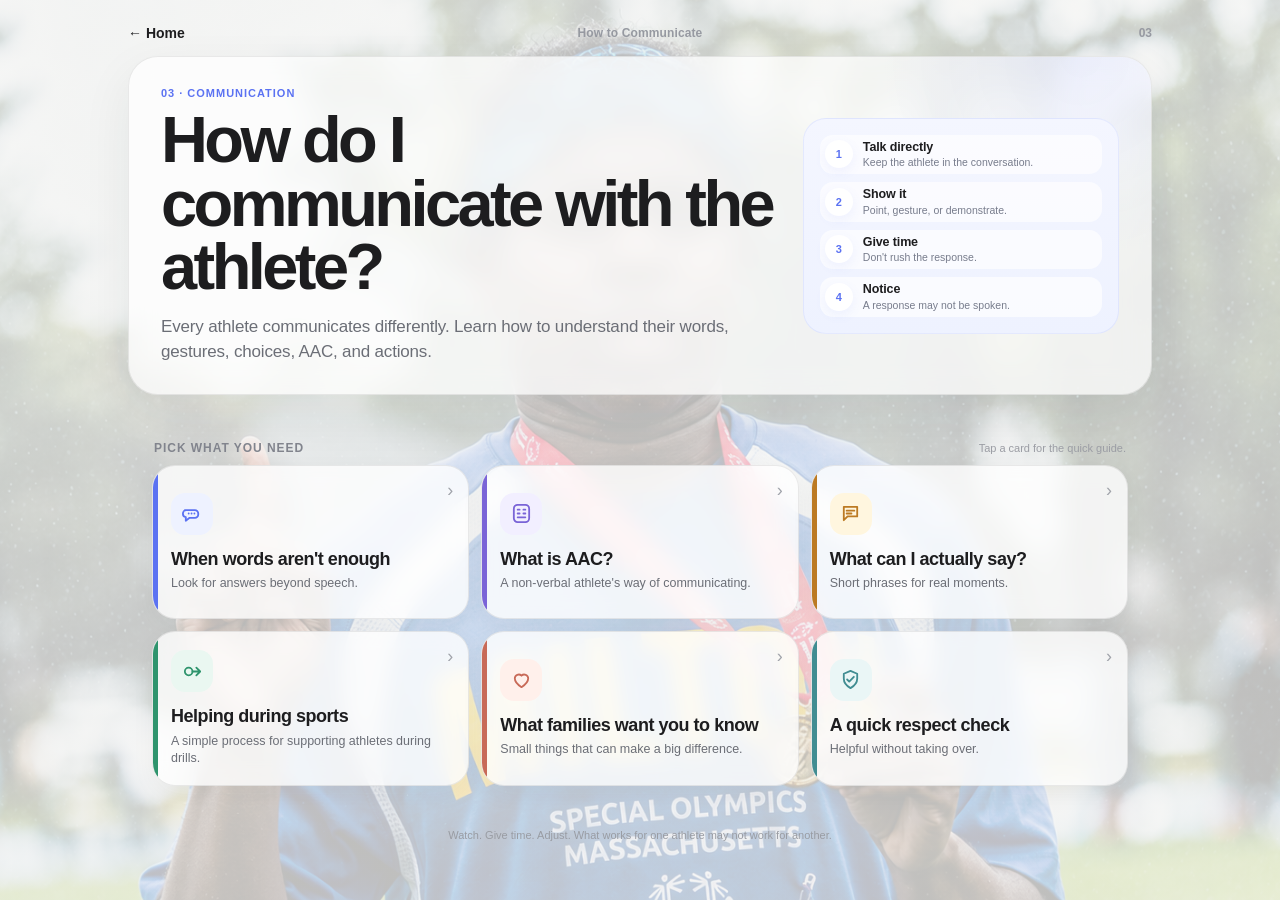
<file: communication.html>
<!DOCTYPE html>
<html lang="en">
<head>
  <meta charset="UTF-8">
  <meta name="viewport" content="width=device-width, initial-scale=1.0, viewport-fit=cover">
  <title>How to Communicate | Volunteer Guide</title>

  <style>
    :root {
      --bg: #f5f5f3;
      --surface: #ffffff;
      --text: #1d1d1f;
      --muted: #6b6e76;
      --soft: #9699a1;
      --line: rgba(29,29,31,.085);
      --shadow: 0 18px 50px rgba(35,38,47,.07);

      --page-photo-wash: rgba(245,245,243,.88);
      --glass: rgba(255,255,255,.82);
      --glass-strong: rgba(255,255,255,.92);

      --blue: #5b72f2;
      --blue-soft: #eef2ff;

      --violet: #7a64d7;
      --violet-soft: #f2efff;

      --gold: #bc7a23;
      --gold-soft: #fff6df;

      --green: #2f946d;
      --green-soft: #eaf7f1;

      --coral: #c86a58;
      --coral-soft: #fff0eb;

      --teal: #418d92;
      --teal-soft: #eaf6f6;

      --ease: cubic-bezier(.22,.8,.22,1);
    }

    * {
      box-sizing: border-box;
    }

    html {
      background: transparent;
      color-scheme: light;
    }

    body {
      margin: 0;
      min-height: 100vh;
      background: var(--bg);
      color: var(--text);
      font-family:
        -apple-system,
        BlinkMacSystemFont,
        "SF Pro Display",
        "SF Pro Text",
        "Helvetica Neue",
        Arial,
        sans-serif;
      -webkit-font-smoothing: antialiased;
      text-rendering: optimizeLegibility;
      position: relative;
    }

    body::before {
      content: "";
      position: fixed;
      inset: 0;
      z-index: -2;
      background:
        linear-gradient(
          rgba(245,245,243,.78),
          rgba(245,245,243,.78)
        ),
        url("athlete-background.jpg") center center / cover no-repeat;
      background-attachment: fixed;
      pointer-events: none;
    }

    button,
    a {
      font: inherit;
      -webkit-tap-highlight-color: transparent;
    }

    button {
      color: inherit;
    }

    .page {
      width: min(1060px, 100%);
      min-height: 100vh;
      margin: 0 auto;
      padding:
        calc(10px + env(safe-area-inset-top))
        18px
        calc(20px + env(safe-area-inset-bottom));
    }


    /* =====================================================
       TOP BAR
       ===================================================== */

    .topbar {
      height: 46px;
      display: grid;
      grid-template-columns: 1fr auto 1fr;
      align-items: center;
      gap: 10px;
    }

    .home-link {
      justify-self: start;
      color: var(--text);
      text-decoration: none;
      font-size: 14px;
      font-weight: 760;
    }

    .topbar-title {
      color: var(--soft);
      font-size: 12px;
      font-weight: 700;
      letter-spacing: .01em;
      white-space: nowrap;
    }

    .part-number {
      justify-self: end;
      color: var(--soft);
      font-size: 12px;
      font-weight: 720;
    }


    /* =====================================================
       HERO
       ===================================================== */

    .hero {
      position: relative;
      overflow: hidden;

      display: grid;
      grid-template-columns:
        minmax(0,1.32fr)
        minmax(280px,.68fr);

      align-items: center;
      gap: 28px;

      padding: 30px 32px;

      border: 1px solid var(--line);
      border-radius: 30px;

      background: rgba(255,255,255,.72);

      backdrop-filter: blur(12px);
      -webkit-backdrop-filter: blur(12px);

      box-shadow: var(--shadow);

      isolation: isolate;

      animation:
        pageIn
        .42s
        var(--ease)
        both;
    }

    .hero::after {
      content: "";

      position: absolute;
      z-index: -1;

      width: 420px;
      height: 420px;

      right: -140px;
      top: -210px;

      border-radius: 50%;

      background:
        radial-gradient(
          circle,
          rgba(91,114,242,.10),
          rgba(91,114,242,0) 68%
        );

      animation:
        ambientShift
        8s
        ease-in-out
        infinite
        alternate;
    }

    .eyebrow {
      margin-bottom: 9px;

      color: var(--blue);

      font-size: 11px;
      font-weight: 830;

      letter-spacing: .09em;
      text-transform: uppercase;
    }

    .hero h1 {
      max-width: 690px;

      margin: 0;

      font-size:
        clamp(
          41px,
          6vw,
          65px
        );

      line-height: .98;
      letter-spacing: -.055em;

      font-weight: 760;
    }

    .hero-copy {
      max-width: 690px;

      margin: 15px 0 0;

      color: var(--muted);

      font-size: 17px;
      line-height: 1.48;
      letter-spacing: -.01em;
    }

    .hero-copy strong {
      color: var(--text);
      font-weight: 740;
    }


    /* =====================================================
       FOUR BASIC COMMUNICATION HABITS
       ===================================================== */

    .hero-method {
      display: grid;
      gap: 8px;

      padding: 16px;

      border-radius: 23px;

      background:
        linear-gradient(
          180deg,
          #f4f6ff,
          #eef2ff
        );

      border:
        1px solid
        rgba(91,114,242,.10);
    }

    .method-row {
      display: grid;

      grid-template-columns:
        28px 1fr;

      align-items: center;

      gap: 10px;

      min-height: 39px;

      padding:
        5px 8px 5px 5px;

      border-radius: 13px;

      background:
        rgba(255,255,255,.68);
    }

    .method-number {
      width: 28px;
      height: 28px;

      display: grid;
      place-items: center;

      border-radius: 50%;

      background: white;
      color: var(--blue);

      font-size: 11px;
      font-weight: 820;

      box-shadow:
        0 4px 12px
        rgba(91,114,242,.08);
    }

    .method-row strong {
      display: block;

      font-size: 12.5px;
      line-height: 1.15;
      letter-spacing: -.01em;
    }

    .method-row span {
      display: block;

      margin-top: 2px;

      color: #777c8c;

      font-size: 10.5px;
      line-height: 1.25;
    }


    /* =====================================================
       MAIN MENU
       ===================================================== */

    .menu-section {
      margin-top: 22px;
    }

    .menu-heading {
      display: flex;
      align-items: baseline;
      justify-content: space-between;

      gap: 14px;

      margin:
        0 2px 10px;
    }

    .menu-heading strong {
      font-size: 12px;
      font-weight: 820;

      letter-spacing: .08em;
      text-transform: uppercase;

      color: #81848d;
    }

    .menu-heading span {
      color: #9b9da4;

      font-size: 11px;
    }

    .topic-grid {
      display: grid;

      grid-template-columns:
        repeat(3,1fr);

      gap: 12px;
    }

    .topic-card {
      position: relative;

      min-height: 154px;

      overflow: hidden;

      padding: 18px;

      text-align: left;

      border:
        1px solid
        var(--line);

      border-radius: 23px;

      background: rgba(255,255,255,.78);

      backdrop-filter: blur(10px);
      -webkit-backdrop-filter: blur(10px);

      box-shadow:
        0 8px 24px
        rgba(35,38,47,.045);

      cursor: pointer;

      transition:
        transform .22s var(--ease),
        box-shadow .22s var(--ease),
        border-color .22s ease;

      animation:
        cardIn
        .42s
        var(--ease)
        both;
    }

    .topic-card:nth-child(2) {
      animation-delay: .035s;
    }

    .topic-card:nth-child(3) {
      animation-delay: .07s;
    }

    .topic-card:nth-child(4) {
      animation-delay: .105s;
    }

    .topic-card:nth-child(5) {
      animation-delay: .14s;
    }

    .topic-card:nth-child(6) {
      animation-delay: .175s;
    }

    .topic-card:hover {
      transform:
        translateY(-3px);

      box-shadow:
        0 15px 34px
        rgba(35,38,47,.075);

      border-color:
        rgba(29,29,31,.14);
    }

    .topic-card:active {
      transform:
        scale(.985);
    }

    .topic-card::before {
      content: "";

      position: absolute;

      left: 0;
      top: 0;
      bottom: 0;

      width: 5px;

      background:
        var(--topic-accent);
    }


    /* =====================================================
       TOPIC COLORS
       ===================================================== */

    .topic-card.blue {
      --topic-accent: var(--blue);
      --topic-soft: var(--blue-soft);
    }

    .topic-card.violet {
      --topic-accent: var(--violet);
      --topic-soft: var(--violet-soft);
    }

    .topic-card.gold {
      --topic-accent: var(--gold);
      --topic-soft: var(--gold-soft);
    }

    .topic-card.green {
      --topic-accent: var(--green);
      --topic-soft: var(--green-soft);
    }

    .topic-card.coral {
      --topic-accent: var(--coral);
      --topic-soft: var(--coral-soft);
    }

    .topic-card.teal {
      --topic-accent: var(--teal);
      --topic-soft: var(--teal-soft);
    }


    /* =====================================================
       TOPIC ICONS
       ===================================================== */

    .topic-icon {
      width: 42px;
      height: 42px;

      display: grid;
      place-items: center;

      margin-bottom: 14px;

      border-radius: 14px;

      background:
        var(--topic-soft);

      color:
        var(--topic-accent);
    }

    .topic-icon svg {
      width: 23px;
      height: 23px;

      fill: none;

      stroke: currentColor;

      stroke-width: 1.9;
      stroke-linecap: round;
      stroke-linejoin: round;
    }

    .topic-card h2 {
      margin: 0;

      font-size: 18px;
      line-height: 1.12;

      letter-spacing: -.026em;
    }

    .topic-card p {
      margin:
        6px 0 0;

      color: var(--muted);

      font-size: 12.5px;
      line-height: 1.36;
    }

    .card-arrow {
      position: absolute;

      right: 15px;
      top: 15px;

      color: #a0a3aa;

      font-size: 18px;
      line-height: 1;
    }

    .page-footer {
      margin:
        18px 4px 0;

      color: #999ca3;

      text-align: center;

      font-size: 11px;
      line-height: 1.4;
    }


    /* =====================================================
       PANEL BACKDROP
       ===================================================== */

    .panel-backdrop {
      position: fixed;

      z-index: 80;

      inset: 0;

      display: none;

      align-items: center;
      justify-content: center;

      padding: 16px;

      background:
        rgba(28,29,34,.22);

      backdrop-filter:
        blur(15px);

      -webkit-backdrop-filter:
        blur(15px);
    }

    .panel-backdrop.active {
      display: flex;

      animation:
        backdropIn
        .2s
        ease
        both;
    }


    /* =====================================================
       INFORMATION PANEL
       ===================================================== */

    .info-panel {
      --panel-accent: var(--blue);
      --panel-soft: var(--blue-soft);

      display: none;

      position: relative;

      width:
        min(900px, 100%);

      max-height:
        calc(100dvh - 32px);

      overflow: auto;

      overscroll-behavior:
        contain;

      padding: 28px;

      border:
        1px solid
        rgba(29,29,31,.08);

      border-radius: 30px;

      background:
        rgba(255,255,255,.96);

      backdrop-filter: blur(14px);
      -webkit-backdrop-filter: blur(14px);

      box-shadow:
        0 30px 90px
        rgba(25,27,34,.20);
    }

    .info-panel.active {
      display: block;

      animation:
        panelIn
        .28s
        var(--ease)
        both;
    }

    .info-panel.blue {
      --panel-accent: var(--blue);
      --panel-soft: var(--blue-soft);
    }

    .info-panel.violet {
      --panel-accent: var(--violet);
      --panel-soft: var(--violet-soft);
    }

    .info-panel.gold {
      --panel-accent: var(--gold);
      --panel-soft: var(--gold-soft);
    }

    .info-panel.green {
      --panel-accent: var(--green);
      --panel-soft: var(--green-soft);
    }

    .info-panel.coral {
      --panel-accent: var(--coral);
      --panel-soft: var(--coral-soft);
    }

    .info-panel.teal {
      --panel-accent: var(--teal);
      --panel-soft: var(--teal-soft);
    }


    /* =====================================================
       CLOSE BUTTON
       ===================================================== */

    .close-button {
      position: sticky;

      z-index: 4;

      float: right;

      top: 0;

      width: 42px;
      height: 42px;

      display: grid;
      place-items: center;

      border: 0;
      border-radius: 50%;

      background: #f0f0ee;

      color: #34363b;

      font-size: 22px;
      line-height: 1;

      cursor: pointer;

      transition:
        transform .16s ease,
        background .16s ease;
    }

    .close-button:hover {
      background: #e8e8e5;
    }

    .close-button:active {
      transform:
        scale(.93);
    }


    /* =====================================================
       PANEL TYPOGRAPHY
       ===================================================== */

    .panel-label {
      margin-bottom: 10px;

      color:
        var(--panel-accent);

      font-size: 10.5px;
      font-weight: 830;

      letter-spacing: .09em;
      text-transform: uppercase;
    }

    .info-panel h2 {
      max-width: 760px;

      margin: 0;

      padding-right: 54px;

      font-size:
        clamp(
          32px,
          5vw,
          48px
        );

      line-height: 1.01;

      letter-spacing: -.048em;
    }

    .panel-lead {
      max-width: 780px;

      margin:
        13px 0 0;

      color: var(--muted);

      font-size: 16px;
      line-height: 1.48;
    }

    .panel-lead strong {
      color: var(--text);
    }

    .panel-content {
      margin-top: 20px;
    }


    /* =====================================================
       LESSON GRID
       ===================================================== */

    .lesson-grid {
      display: grid;

      grid-template-columns:
        repeat(2,1fr);

      gap: 10px;
    }

    .lesson {
      display: grid;

      grid-template-columns:
        31px 1fr;

      gap: 11px;

      align-items: start;

      padding: 14px;

      border-radius: 18px;

      background: #f3f3f0;
    }

    .lesson-number {
      width: 31px;
      height: 31px;

      display: grid;
      place-items: center;

      border-radius: 50%;

      background: white;

      color:
        var(--panel-accent);

      font-size: 11px;
      font-weight: 820;
    }

    .lesson strong {
      display: block;

      margin-top: 1px;

      font-size: 14px;
      line-height: 1.2;
    }

    .lesson p {
      margin:
        4px 0 0;

      color: var(--muted);

      font-size: 12.5px;
      line-height: 1.4;
    }


    /* =====================================================
       CALLOUT
       ===================================================== */

    .callout {
      margin-top: 11px;

      padding:
        14px 16px;

      border-radius: 17px;

      background:
        var(--panel-soft);

      color: #565b65;

      font-size: 13px;
      line-height: 1.42;
    }

    .callout strong {
      color: var(--text);
    }


    /* =====================================================
       AAC
       ===================================================== */

    .aac-methods {
      display: grid;

      grid-template-columns:
        repeat(5,1fr);

      gap: 8px;

      margin-bottom: 11px;
    }

    .aac-method {
      min-height: 61px;

      display: grid;
      place-items: center;

      padding: 9px;

      border-radius: 16px;

      background:
        var(--violet-soft);

      color: #5b536d;

      text-align: center;

      font-size: 11.5px;
      font-weight: 720;
    }

    .do-skip {
      display: grid;

      grid-template-columns:
        1fr 1fr;

      gap: 10px;
    }

    .mini-list {
      padding:
        15px 16px;

      border-radius: 18px;

      background: #f3f3f0;
    }

    .mini-list h3 {
      margin:
        0 0 8px;

      font-size: 14px;
    }

    .mini-list ul {
      margin: 0;

      padding-left: 18px;

      color: var(--muted);

      font-size: 12.5px;
      line-height: 1.45;
    }

    .mini-list li + li {
      margin-top: 4px;
    }


    /* =====================================================
       PHRASES
       ===================================================== */

    .phrase-section + .phrase-section {
      margin-top: 13px;
    }

    .phrase-section h3 {
      margin:
        0 0 7px;

      font-size: 13px;
    }

    .phrase-row {
      display: flex;

      flex-wrap: wrap;

      gap: 7px;
    }

    .phrase {
      display: inline-flex;

      align-items: center;

      min-height: 34px;

      padding:
        6px 11px;

      border:
        1px solid
        rgba(29,29,31,.08);

      border-radius: 999px;

      background: white;

      color: #31343b;

      font-size: 12.5px;
      font-weight: 610;

      box-shadow:
        0 4px 13px
        rgba(29,29,31,.03);
    }


    /* =====================================================
       SPORTS
       ===================================================== */

    .cue-flow {
      display: grid;

      grid-template-columns:
        repeat(4,1fr);

      gap: 7px;

      margin-bottom: 11px;
    }

    .cue-step {
      position: relative;

      padding:
        11px 8px;

      border-radius: 15px;

      background:
        var(--green-soft);

      color: #3a6756;

      text-align: center;

      font-size: 11.5px;
      font-weight: 780;
    }

    .sport-list {
      display: grid;

      gap: 8px;
    }

    .sport-row {
      display: grid;

      grid-template-columns:
        110px 1fr;

      gap: 10px;

      align-items: center;

      padding:
        12px 14px;

      border-radius: 17px;

      background: #f3f3f0;
    }

    .sport-name {
      font-size: 13px;
      font-weight: 790;
    }

    .sport-cues {
      display: flex;

      flex-wrap: wrap;

      gap: 6px;
    }

    .sport-cue {
      padding:
        6px 9px;

      border-radius: 999px;

      background: white;

      color: #4d525b;

      font-size: 11.5px;
      font-weight: 620;
    }


    /* =====================================================
       FAMILY GUIDANCE
       ===================================================== */

    .family-box {
      padding: 18px;

      border-radius: 22px;

      background: #242426;

      color:
        rgba(255,255,255,.82);
    }

    .family-box .family-label {
      margin-bottom: 10px;

      color:
        rgba(255,255,255,.58);

      font-size: 10px;
      font-weight: 820;

      letter-spacing: .09em;
      text-transform: uppercase;
    }

    .family-list {
      display: grid;

      grid-template-columns:
        1fr 1fr;

      gap:
        10px 18px;
    }

    .family-item {
      font-size: 12.7px;
      line-height: 1.42;
    }

    .family-item strong {
      color: white;
    }


    /* =====================================================
       RESPECT
       ===================================================== */

    .respect-list {
      display: grid;

      grid-template-columns:
        1fr 1fr;

      gap: 9px;
    }

    .respect-item {
      position: relative;

      padding:
        13px 14px 13px 42px;

      border-radius: 17px;

      background: #f3f3f0;
    }

    .respect-item::before {
      content: "✓";

      position: absolute;

      left: 14px;
      top: 13px;

      width: 20px;
      height: 20px;

      display: grid;
      place-items: center;

      border-radius: 50%;

      background:
        var(--teal-soft);

      color: var(--teal);

      font-size: 11px;
      font-weight: 900;
    }

    .respect-item strong {
      display: block;

      font-size: 13px;
      line-height: 1.24;
    }

    .respect-item span {
      display: block;

      margin-top: 3px;

      color: var(--muted);

      font-size: 11.8px;
      line-height: 1.35;
    }


    /* =====================================================
       PHONE
       ===================================================== */

    @media (max-width: 720px) {

      .page {
        padding:
          calc(7px + env(safe-area-inset-top))
          12px
          calc(14px + env(safe-area-inset-bottom));
      }

      .topbar {
        height: 42px;
      }

      .home-link {
        font-size: 13px;
      }

      .topbar-title,
      .part-number {
        font-size: 10.5px;
      }

      .hero {
        display: block;

        padding:
          19px 18px 17px;

        border-radius: 24px;
      }

      .hero::after {
        width: 310px;
        height: 310px;

        right: -140px;
        top: -175px;
      }

      .eyebrow {
        margin-bottom: 6px;

        font-size: 9.5px;
      }

      .hero h1 {
        font-size:
          clamp(
            31px,
            9vw,
            39px
          );
      }

      .hero-copy {
        margin-top: 10px;

        font-size: 14px;
        line-height: 1.4;
      }

      .hero-method {
        grid-template-columns:
          repeat(4,1fr);

        gap: 5px;

        margin-top: 13px;

        padding: 6px;

        border-radius: 17px;
      }

      .method-row {
        display: flex;

        min-height: 45px;

        align-items: center;
        justify-content: center;

        padding:
          7px 4px;

        border-radius: 12px;
      }

      .method-number {
        display: none;
      }

      .method-row strong {
        font-size: 9.8px;

        text-align: center;
      }

      .method-row span {
        display: block;
      }

      .menu-section {
        margin-top: 14px;
      }

      .menu-heading {
        margin-bottom: 7px;
      }

      .menu-heading strong {
        font-size: 9.5px;
      }

      .menu-heading span {
        display: none;
      }

      .topic-grid {
        grid-template-columns:
          repeat(2,1fr);

        gap: 8px;
      }

      .topic-card {
        min-height: 116px;

        padding:
          12px 12px 11px 14px;

        border-radius: 18px;
      }

      .topic-card::before {
        width: 4px;
      }

      .topic-icon {
        width: 34px;
        height: 34px;

        margin-bottom: 9px;

        border-radius: 11px;
      }

      .topic-icon svg {
        width: 19px;
        height: 19px;
      }

      .topic-card h2 {
        padding-right: 10px;

        font-size: 14.3px;
        line-height: 1.12;
      }

      .topic-card p {
        margin-top: 4px;

        font-size: 10.5px;
        line-height: 1.28;
      }

      .card-arrow {
        right: 10px;
        top: 10px;

        font-size: 14px;
      }

      .page-footer {
        margin-top: 10px;

        font-size: 9.5px;
      }


      /* ===================================================
         PHONE PANELS
         =================================================== */

      .panel-backdrop {
        padding: 7px;

        align-items: flex-end;
      }

      .info-panel {
        width: 100%;

        max-height:
          calc(100dvh - 14px);

        padding:
          18px 15px 16px;

        border-radius: 25px;
      }

      .close-button {
        width: 37px;
        height: 37px;

        font-size: 20px;
      }

      .panel-label {
        margin-bottom: 6px;

        font-size: 9px;
      }

      .info-panel h2 {
        padding-right: 44px;

        font-size:
          clamp(
            29px,
            8vw,
            36px
          );

        line-height: 1.01;
      }

      .panel-lead {
        margin-top: 9px;

        font-size: 13.5px;
        line-height: 1.42;
      }

      .panel-content {
        margin-top: 13px;
      }

      .lesson-grid,
      .family-list,
      .respect-list {
        grid-template-columns: 1fr;

        gap: 7px;
      }

      .lesson {
        grid-template-columns:
          26px 1fr;

        gap: 9px;

        padding: 10px;

        border-radius: 14px;
      }

      .lesson-number {
        width: 26px;
        height: 26px;

        font-size: 9.5px;
      }

      .lesson strong {
        font-size: 12.5px;
      }

      .lesson p {
        margin-top: 2px;

        font-size: 11.2px;
        line-height: 1.32;
      }

      .callout {
        margin-top: 8px;

        padding:
          11px 12px;

        border-radius: 14px;

        font-size: 11.5px;
        line-height: 1.35;
      }


      /* AAC */

      .aac-methods {
        grid-template-columns:
          repeat(5,1fr);

        gap: 4px;

        margin-bottom: 8px;
      }

      .aac-method {
        min-height: 45px;

        padding:
          5px 3px;

        border-radius: 12px;

        font-size: 9.2px;
      }

      .do-skip {
        gap: 7px;
      }

      .mini-list {
        padding:
          11px 10px;

        border-radius: 14px;
      }

      .mini-list h3 {
        margin-bottom: 5px;

        font-size: 12px;
      }

      .mini-list ul {
        padding-left: 15px;

        font-size: 10.5px;
        line-height: 1.35;
      }


      /* PHRASES */

      .phrase-section + .phrase-section {
        margin-top: 10px;
      }

      .phrase-section h3 {
        margin-bottom: 5px;

        font-size: 11.5px;
      }

      .phrase-row {
        gap: 5px;
      }

      .phrase {
        min-height: 30px;

        padding:
          5px 9px;

        font-size: 10.8px;
      }


      /* SPORTS */

      .cue-flow {
        gap: 4px;

        margin-bottom: 8px;
      }

      .cue-step {
        padding:
          8px 4px;

        border-radius: 11px;

        font-size: 9.5px;
      }

      .sport-list {
        gap: 6px;
      }

      .sport-row {
        grid-template-columns:
          76px 1fr;

        gap: 7px;

        padding:
          9px 10px;

        border-radius: 14px;
      }

      .sport-name {
        font-size: 11.5px;
      }

      .sport-cues {
        gap: 4px;
      }

      .sport-cue {
        padding:
          5px 7px;

        font-size: 9.8px;
      }


      /* FAMILY */

      .family-box {
        padding: 13px;

        border-radius: 17px;
      }

      .family-box .family-label {
        margin-bottom: 8px;

        font-size: 8.5px;
      }

      .family-list {
        gap: 8px;
      }

      .family-item {
        font-size: 11.3px;
        line-height: 1.34;
      }


      /* RESPECT */

      .respect-item {
        padding:
          10px 10px 10px 36px;

        border-radius: 14px;
      }

      .respect-item::before {
        left: 10px;
        top: 10px;
      }

      .respect-item strong {
        font-size: 11.8px;
      }

      .respect-item span {
        font-size: 10.5px;
        line-height: 1.3;
      }
    }


    /* =====================================================
       SHORTER PHONES
       ===================================================== */

    @media
    (max-width: 720px)
    and
    (max-height: 760px) {

      .topbar {
        height: 38px;
      }

      .hero {
        padding:
          15px 15px 13px;
      }

      .hero h1 {
        font-size: 30px;
      }

      .hero-copy {
        font-size: 12.7px;
      }

      .hero-method {
        margin-top: 9px;
      }

      .method-row {
        min-height: 37px;
      }

      .topic-card {
        min-height: 96px;

        padding-top: 10px;
      }

      .topic-icon {
        width: 29px;
        height: 29px;

        margin-bottom: 6px;
      }

      .topic-icon svg {
        width: 17px;
        height: 17px;
      }

      .topic-card h2 {
        font-size: 13px;
      }

      .topic-card p {
        display: block;
      }

      .page-footer {
        margin-top: 7px;
      }
    }


    /* =====================================================
       MOTION

       Deliberately subtle.
       No bouncing figures or cartoon-style animation.
       ===================================================== */

    @keyframes pageIn {
      from {
        opacity: 0;

        transform:
          translateY(6px);
      }

      to {
        opacity: 1;

        transform:
          translateY(0);
      }
    }

    @keyframes cardIn {
      from {
        opacity: 0;

        transform:
          translateY(7px);
      }

      to {
        opacity: 1;

        transform:
          translateY(0);
      }
    }

    @keyframes ambientShift {
      from {
        transform:
          translate3d(0,0,0)
          scale(1);
      }

      to {
        transform:
          translate3d(-22px,18px,0)
          scale(1.06);
      }
    }

    @keyframes backdropIn {
      from {
        opacity: 0;
      }

      to {
        opacity: 1;
      }
    }

    @keyframes panelIn {
      from {
        opacity: 0;

        transform:
          translateY(10px)
          scale(.992);
      }

      to {
        opacity: 1;

        transform:
          translateY(0)
          scale(1);
      }
    }

    @media (prefers-reduced-motion: reduce) {
      *,
      *::before,
      *::after {
        animation-duration: .001ms !important;
        animation-iteration-count: 1 !important;

        scroll-behavior: auto !important;

        transition-duration: .001ms !important;
      }
    }

  
    .menu-section {
      position: relative;
      overflow: hidden;
      border-radius: 30px;
      padding: 24px;
      isolation: isolate;
    }

    

  
@media (max-width:720px) {
  .hero-method .method-row {
    display: grid;
    grid-template-columns: 1fr;
    min-height: 62px;
    padding: 8px 10px;
  }

  .hero-method .method-row span {
    display: block !important;
    font-size: 10.5px;
    line-height: 1.25;
  }

  .hero-method .method-row strong {
    font-size: 11px;
  }
}


@media (max-width:720px) {
  .topic-card p {
    display: block !important;
    font-size: 10.5px;
    line-height: 1.3;
    margin-top: 4px;
  }

  .topic-card {
    min-height: 140px;
  }
}

</style>
</head>


<body>

  <div class="page">


    <!-- ===================================================
         TOP BAR
         =================================================== -->

    <header class="topbar">

      <a
        href="index.html"
        class="home-link"
      >
        ← Home
      </a>

      <div class="topbar-title">
        How to Communicate
      </div>

      <div class="part-number">
        03
      </div>

    </header>


    <main>


      <!-- =================================================
           HERO
           ================================================= -->

      <section class="hero">

        <div class="hero-single">

          <div class="eyebrow">
            03 · Communication
          </div>

          <h1>
            How do I communicate with the athlete?
          </h1>

          <p class="hero-copy">
            Every athlete communicates differently. Learn how to understand their words,
            gestures, choices, AAC, and actions.
          </p>

        </div>

        <div class="hero-method" aria-label="Four communication habits">

          <div class="method-row">
            <div class="method-number">1</div>
            <div>
              <strong>Talk directly</strong>
              <span>Keep the athlete in the conversation.</span>
            </div>
          </div>

          <div class="method-row">
            <div class="method-number">2</div>
            <div>
              <strong>Show it</strong>
              <span>Point, gesture, or demonstrate.</span>
            </div>
          </div>

          <div class="method-row">
            <div class="method-number">3</div>
            <div>
              <strong>Give time</strong>
              <span>Don't rush the response.</span>
            </div>
          </div>

          <div class="method-row">
            <div class="method-number">4</div>
            <div>
              <strong>Notice</strong>
              <span>A response may not be spoken.</span>
            </div>
          </div>

        </div>

      </section>


      <!-- =================================================
           TOPIC GRID
           ================================================= -->

      <section class="menu-section">

        <div class="menu-heading">

          <strong>
            Pick what you need
          </strong>

          <span>
            Tap a card for the quick guide.
          </span>

        </div>


        <div class="topic-grid">


          <!-- WHEN WORDS AREN'T ENOUGH -->

          <button
            class="topic-card blue"
            data-panel="words"
            type="button"
          >

            <span class="card-arrow">
              ›
            </span>

            <div
              class="topic-icon"
              aria-hidden="true"
            >

              <svg viewBox="0 0 24 24">

                <path
                  d="
                    M4 8.5
                    h10.5

                    a3.5 3.5 0 0 1
                    3.5 3.5

                    v1

                    a3.5 3.5 0 0 1
                    -3.5 3.5

                    H9

                    l-4 3

                    v-3.8

                    A3.5 3.5 0 0 1
                    2 12.2

                    v-.2

                    A3.5 3.5 0 0 1
                    5.5 8.5
                  "
                ></path>

                <path
                  d="
                    M8 12h.01
                    M11 12h.01
                    M14 12h.01
                  "
                ></path>

              </svg>

            </div>

            <h2>
              When words aren't enough
            </h2>

            <p>
              Look for answers beyond speech.
            </p>

          </button>


          <!-- AAC -->

          <button
            class="topic-card violet"
            data-panel="aac"
            type="button"
          >

            <span class="card-arrow">
              ›
            </span>

            <div
              class="topic-icon"
              aria-hidden="true"
            >

              <svg viewBox="0 0 24 24">

                <rect
                  x="4"
                  y="3"
                  width="16"
                  height="18"
                  rx="4"
                ></rect>

                <path
                  d="
                    M8 8h2
                    M14 8h2
                    M8 12h2
                    M14 12h2
                    M8 16h8
                  "
                ></path>

              </svg>

            </div>

            <h2>
              What is AAC?
            </h2>

            <p>
              A non-verbal athlete's way of communicating.
            </p>

          </button>


          <!-- PHRASES -->

          <button
            class="topic-card gold"
            data-panel="phrases"
            type="button"
          >

            <span class="card-arrow">
              ›
            </span>

            <div
              class="topic-icon"
              aria-hidden="true"
            >

              <svg viewBox="0 0 24 24">

                <path
                  d="
                    M5 5
                    h14
                    v10
                    H9
                    l-4 4
                    v-4
                    H5
                    z
                  "
                ></path>

                <path
                  d="
                    M8 9h8
                    M8 12h5
                  "
                ></path>

              </svg>

            </div>

            <h2>
              What can I actually say?
            </h2>

            <p>
              Short phrases for real moments.
            </p>

          </button>


          <!-- SPORTS -->

          <button
            class="topic-card green"
            data-panel="sports"
            type="button"
          >

            <span class="card-arrow">
              ›
            </span>

            <div
              class="topic-icon"
              aria-hidden="true"
            >

              <svg viewBox="0 0 24 24">

                <circle
                  cx="8"
                  cy="12"
                  r="4"
                ></circle>

                <path
                  d="
                    M12 12h7
                    M16 8l4 4-4 4
                  "
                ></path>

              </svg>

            </div>

            <h2>
              Helping during sports
            </h2>

            <p>
              A simple process for supporting athletes during drills.
            </p>

          </button>


          <!-- FAMILY -->

          <button
            class="topic-card coral"
            data-panel="families"
            type="button"
          >

            <span class="card-arrow">
              ›
            </span>

            <div
              class="topic-icon"
              aria-hidden="true"
            >

              <svg viewBox="0 0 24 24">

                <path
                  d="
                    M12 20

                    s-7-4.2
                    -7-9.2

                    A4.1 4.1 0 0 1
                    12 8

                    a4.1 4.1 0 0 1
                    7 2.8

                    C19 15.8
                    12 20
                    12 20z
                  "
                ></path>

              </svg>

            </div>

            <h2>
              What families want you to know
            </h2>

            <p>
              Small things that can make a big difference.
            </p>

          </button>


          <!-- RESPECT -->

          <button
            class="topic-card teal"
            data-panel="respect"
            type="button"
          >

            <span class="card-arrow">
              ›
            </span>

            <div
              class="topic-icon"
              aria-hidden="true"
            >

              <svg viewBox="0 0 24 24">

                <path
                  d="
                    M12 3
                    l7 3
                    v5

                    c0 4.5
                    -2.8 7.7
                    -7 10

                    c-4.2-2.3
                    -7-5.5
                    -7-10

                    V6
                    z
                  "
                ></path>

                <path
                  d="
                    M8.5 12
                    l2.2 2.2
                    4.8-5
                  "
                ></path>

              </svg>

            </div>

            <h2>
              A quick respect check
            </h2>

            <p>
              Helpful without taking over.
            </p>

          </button>

        </div>

      </section>


      <p class="page-footer">
        Watch. Give time. Adjust. What works for one athlete may not work for another.
      </p>

    </main>

  </div>


  <!-- =====================================================
       OVERLAY
       ===================================================== -->

  <div
    class="panel-backdrop"
    id="panelBackdrop"
    aria-hidden="true"
  >


    <!-- ===================================================
         WHEN WORDS AREN'T ENOUGH
         =================================================== -->

    <section
      class="info-panel blue"
      id="words"
      role="dialog"
      aria-modal="true"
      aria-labelledby="wordsTitle"
    >

      <button
        class="close-button"
        type="button"
        aria-label="Close"
      >
        ×
      </button>

      <div class="panel-label">
        When words aren't enough
      </div>

      <h2 id="wordsTitle">
        Look for the answer, not just the words.
      </h2>

      <p class="panel-lead">

        A response might be a

        <strong>
          look, point, sound, movement, facial expression,
          gesture, or AAC.
        </strong>

        Less speech does not mean less to communicate.

      </p>


      <div class="panel-content">

        <div class="lesson-grid">


          <div class="lesson">

            <div class="lesson-number">
              1
            </div>

            <div>

              <strong>
                Talk to the athlete directly.
              </strong>

              <p>
                Use their name. Don't automatically turn to
                the person beside them for the answer.
              </p>

            </div>

          </div>


          <div class="lesson">

            <div class="lesson-number">
              2
            </div>

            <div>

              <strong>
                Say one thing, then wait.
              </strong>

              <p>
                Give them a real chance to process.
                A 5–10 second pause can be useful.
              </p>

            </div>

          </div>


          <div class="lesson">

            <div class="lesson-number">
              3
            </div>

            <div>

              <strong>
                If words aren't landing, show it.
              </strong>

              <p>
                Point, gesture, demonstrate the drill,
                or show the next step.
              </p>

            </div>

          </div>


          <div class="lesson">

            <div class="lesson-number">
              4
            </div>

            <div>

              <strong>
                Notice how they answer.
              </strong>

              <p>
                A nod, head shake, reaching, turning away,
                pointing, or facial expression can all mean something.
              </p>

            </div>

          </div>

        </div>


        <div class="callout">

          <strong>
            Don't jump in and answer for them.
          </strong>

          A pause can feel long when you're waiting.
          Give them the space to finish.

        </div>

      </div>

    </section>


    <!-- ===================================================
         AAC
         =================================================== -->

    <section
      class="info-panel violet"
      id="aac"
      role="dialog"
      aria-modal="true"
      aria-labelledby="aacTitle"
    >

      <button
        class="close-button"
        type="button"
        aria-label="Close"
      >
        ×
      </button>

      <div class="panel-label">
        AAC
      </div>

      <h2 id="aacTitle">
        What is AAC?
      </h2>

      <p class="panel-lead">

        <strong>
          AAC means Augmentative and Alternative Communication.
        </strong>

        It can add to speech or replace speech when speech
        is not the easiest way to communicate.

      </p>


      <div class="panel-content">


        <div
          class="aac-methods"
          aria-label="Examples of AAC and communication methods"
        >

          <div class="aac-method">
            Pictures
          </div>

          <div class="aac-method">
            Symbols
          </div>

          <div class="aac-method">
            Writing
          </div>

          <div class="aac-method">
            Gestures
          </div>

          <div class="aac-method">
            Device
          </div>

        </div>


        <div class="do-skip">


          <div class="mini-list">

            <h3>
              Do
            </h3>

            <ul>

              <li>
                Keep talking to the athlete.
              </li>

              <li>
                Give them time to finish.
              </li>

              <li>
                Respond to the message.
              </li>

              <li>
                Keep their system in reach.
              </li>

            </ul>

          </div>


          <div class="mini-list">

            <h3>
              Skip
            </h3>

            <ul>

              <li>
                Finishing every message for them.
              </li>

              <li>
                Talking only to their aide.
              </li>

              <li>
                Turning everything into a test.
              </li>

              <li>
                Moving or taking their AAC away.
              </li>

            </ul>

          </div>

        </div>


        <div class="callout">

          <strong>
            Think conversation, not quiz.
          </strong>

          If the athlete communicates “water,” respond to “water.”
          You don't need to make them prove it again.

        </div>

      </div>

    </section>


    <!-- ===================================================
         USEFUL PHRASES
         =================================================== -->

    <section
      class="info-panel gold"
      id="phrases"
      role="dialog"
      aria-modal="true"
      aria-labelledby="phrasesTitle"
    >

      <button
        class="close-button"
        type="button"
        aria-label="Close"
      >
        ×
      </button>

      <div class="panel-label">
        Useful phrases
      </div>

      <h2 id="phrasesTitle">
        Keep it natural. Just make it clear.
      </h2>

      <p class="panel-lead">
        You don't need to sound robotic.
        Shorter language simply makes the important part easier to catch.
      </p>


      <div class="panel-content">


        <div class="phrase-section">

          <h3>
            When you're giving them time
          </h3>

          <div class="phrase-row">

            <span class="phrase">
              “Take your time.”
            </span>

            <span class="phrase">
              “I'll wait.”
            </span>

            <span class="phrase">
              “Show me.”
            </span>

            <span class="phrase">
              “Can you show me again?”
            </span>

          </div>

        </div>


        <div class="phrase-section">

          <h3>
            When you're offering a choice
          </h3>

          <div class="phrase-row">

            <span class="phrase">
              “Water or break?”
            </span>

            <span class="phrase">
              “Again or all done?”
            </span>

            <span class="phrase">
              “Walk or run?”
            </span>

            <span class="phrase">
              “Want some help?”
            </span>

          </div>

        </div>


        <div class="phrase-section">

          <h3>
            When something is about to change
          </h3>

          <div class="phrase-row">

            <span class="phrase">
              “One more, then basketball.”
            </span>

            <span class="phrase">
              “Your turn is next.”
            </span>

            <span class="phrase">
              “Two minutes, then we switch.”
            </span>

            <span class="phrase">
              “First this. Then water.”
            </span>

          </div>

        </div>


        <div class="callout">

          <strong>
            If repeating yourself isn't helping, don't just keep repeating.
          </strong>

          Say less. Show more. Point to what you mean.

        </div>

      </div>

    </section>


    <!-- ===================================================
         SPORTS
         =================================================== -->

    <section
      class="info-panel green"
      id="sports"
      role="dialog"
      aria-modal="true"
      aria-labelledby="sportsTitle"
    >

      <button
        class="close-button"
        type="button"
        aria-label="Close"
      >
        ×
      </button>

      <div class="panel-label">
        During sports
      </div>

      <h2 id="sportsTitle">
        Give the next useful cue — not a speech.
      </h2>

      <p class="panel-lead">
        In the middle of a drill, keep the instruction short.
        Then give the athlete time to respond or show what you mean.
      </p>


      <div class="panel-content">


        <div
          class="cue-flow"
          aria-label="Cue, wait, show, try"
        >

          <div class="cue-step">
            CUE
          </div>

          <div class="cue-step">
            WAIT
          </div>

          <div class="cue-step">
            SHOW
          </div>

          <div class="cue-step">
            TRY
          </div>

        </div>


        <div class="sport-list">


          <div class="sport-row">

            <div class="sport-name">
              Basketball
            </div>

            <div class="sport-cues">

              <span class="sport-cue">
                “Shoot or pass?”
              </span>

              <span class="sport-cue">
                “My turn. Your turn.”
              </span>

            </div>

          </div>


          <div class="sport-row">

            <div class="sport-name">
              Track
            </div>

            <div class="sport-cues">

              <span class="sport-cue">
                “Walk or run?”
              </span>

              <span class="sport-cue">
                “Your turn is next.”
              </span>

            </div>

          </div>


          <div class="sport-row">

            <div class="sport-name">
              Soccer
            </div>

            <div class="sport-cues">

              <span class="sport-cue">
                “Kick or pass?”
              </span>

              <span class="sport-cue">
                “Again?”
              </span>

            </div>

          </div>

        </div>


        <div class="callout">

          <strong>
            If the cue isn't working:
          </strong>

          point to the spot, demonstrate once, then let them try.

        </div>

      </div>

    </section>


    <!-- ===================================================
         FAMILY GUIDANCE
         =================================================== -->

    <section
      class="info-panel coral"
      id="families"
      role="dialog"
      aria-modal="true"
      aria-labelledby="familiesTitle"
    >

      <button
        class="close-button"
        type="button"
        aria-label="Close"
      >
        ×
      </button>

      <div class="panel-label">
        What families want you to know
      </div>

      <h2 id="familiesTitle">
        The people who know the athlete can save you a lot of guessing.
      </h2>

      <p class="panel-lead">
        Parents, caregivers, coaches — and the athlete themselves —
        may already know exactly what helps.
      </p>


      <div class="panel-content">


        <div class="family-box">

          <div class="family-label">
            One parent shared
          </div>


          <div class="family-list">


            <div class="family-item">

              <strong>
                Give a heads-up before things change.
              </strong>

              Let them know what's coming next.

            </div>


            <div class="family-item">

              <strong>
                Your face matters.
              </strong>

              Some athletes watch facial expressions closely.
              Smile, stay warm, and make encouragement obvious.

            </div>


            <div class="family-item">

              <strong>
                Give a little space and watch their face.
              </strong>

              Tight eyebrows, pulling away, or a sudden change
              can mean slow down and check in.

            </div>


            <div class="family-item">

              <strong>
                If they clearly communicate “no,” notice it.
              </strong>

              Giving them a minute can work better than pushing harder.

            </div>


            <div class="family-item">

              <strong>
                Encourage them.
              </strong>

              Positive energy can make a real difference.

            </div>

          </div>

        </div>


        <div class="callout">

          <strong>
            One of the best questions you can ask:
          </strong>

          “What usually works for them?”

        </div>

      </div>

    </section>


    <!-- ===================================================
         RESPECT
         =================================================== -->

    <section
      class="info-panel teal"
      id="respect"
      role="dialog"
      aria-modal="true"
      aria-labelledby="respectTitle"
    >

      <button
        class="close-button"
        type="button"
        aria-label="Close"
      >
        ×
      </button>

      <div class="panel-label">
        Quick respect check
      </div>

      <h2 id="respectTitle">
        Helpful without taking over.
      </h2>

      <p class="panel-lead">
        Simple communication should still feel respectful,
        age-appropriate, and two-way.
      </p>


      <div class="panel-content">


        <div class="respect-list">


          <div class="respect-item">

            <strong>
              Talk to them, not around them.
            </strong>

            <span>
              If the athlete is there, start with the athlete.
            </span>

          </div>


          <div class="respect-item">

            <strong>
              Keep language age-appropriate.
            </strong>

            <span>
              Short and clear is useful. Baby talk isn't.
            </span>

          </div>


          <div class="respect-item">

            <strong>
              Slower beats louder.
            </strong>

            <span>
              If something isn't landing, volume usually isn't the missing piece.
            </span>

          </div>


          <div class="respect-item">

            <strong>
              Ask before physically helping.
            </strong>

            <span>
              Don't assume touching an arm, shoulder, or back
              is automatically helpful.
            </span>

          </div>


          <div class="respect-item">

            <strong>
              Don't grab their communication or mobility tools.
            </strong>

            <span>
              AAC, communication boards, wheelchairs,
              and walkers stay with the athlete.
            </span>

          </div>


          <div class="respect-item">

            <strong>
              It's okay to say you didn't understand.
            </strong>

            <span>
              “Can you show me again?” is better than pretending —
              then give them time to finish.
            </span>

          </div>

        </div>

      </div>

    </section>

  </div>


  <script>

    const backdrop =
      document.getElementById(
        "panelBackdrop"
      );


    const topicButtons =
      Array.from(
        document.querySelectorAll(
          "[data-panel]"
        )
      );


    const panels =
      Array.from(
        document.querySelectorAll(
          ".info-panel"
        )
      );


    const closeButtons =
      Array.from(
        document.querySelectorAll(
          ".close-button"
        )
      );


    let lastTrigger =
      null;


    function openPanel(
      id,
      trigger
    ) {

      const panel =
        document.getElementById(
          id
        );


      if (!panel) {
        return;
      }


      panels.forEach(
        item => {
          item.classList.remove(
            "active"
          );
        }
      );


      panel.classList.add(
        "active"
      );


      backdrop.classList.add(
        "active"
      );


      backdrop.setAttribute(
        "aria-hidden",
        "false"
      );


      document.body.style.overflow =
        "hidden";


      lastTrigger =
        trigger || null;


      panel.scrollTop =
        0;


      window.setTimeout(
        () => {

          const close =
            panel.querySelector(
              ".close-button"
            );


          if (close) {

            close.focus({
              preventScroll: true
            });

          }

        },
        30
      );

    }


    function closePanel() {

      panels.forEach(
        item => {

          item.classList.remove(
            "active"
          );

        }
      );


      backdrop.classList.remove(
        "active"
      );


      backdrop.setAttribute(
        "aria-hidden",
        "true"
      );


      document.body.style.overflow =
        "";


      if (lastTrigger) {

        lastTrigger.focus({
          preventScroll: true
        });

      }


      lastTrigger =
        null;

    }


    topicButtons.forEach(
      button => {

        button.addEventListener(
          "click",
          () => {

            openPanel(
              button.dataset.panel,
              button
            );

          }
        );

      }
    );


    closeButtons.forEach(
      button => {

        button.addEventListener(
          "click",
          closePanel
        );

      }
    );


    backdrop.addEventListener(
      "click",
      event => {

        if (
          event.target === backdrop
        ) {

          closePanel();

        }

      }
    );


    document.addEventListener(
      "keydown",
      event => {

        if (
          event.key === "Escape" &&
          backdrop.classList.contains(
            "active"
          )
        ) {

          closePanel();

        }

      }
    );

  </script>

</body>
</html>
</file>
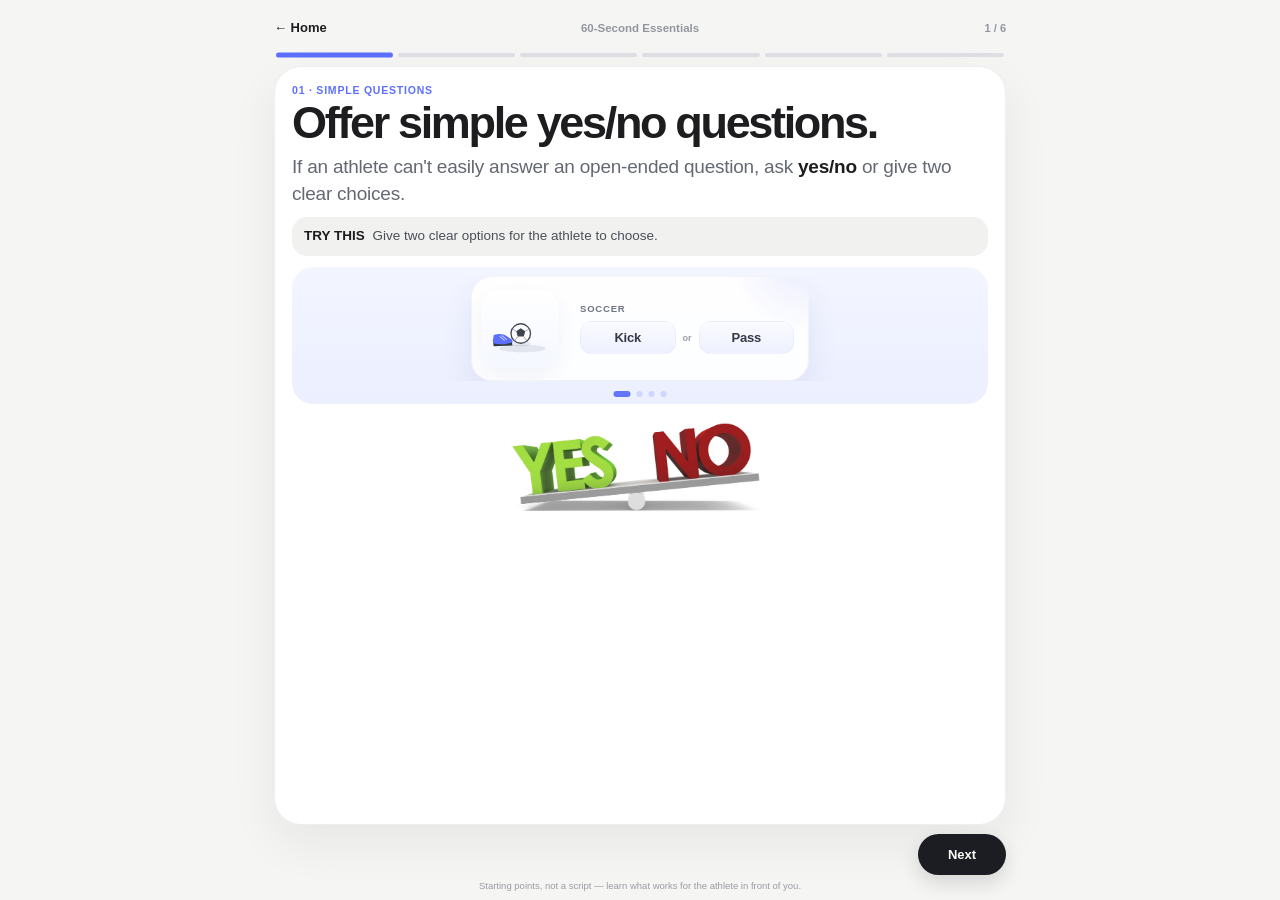
<file: essentials.html>
<!DOCTYPE html>
<html lang="en">

<head>

  <meta charset="UTF-8">

  <meta
    name="viewport"
    content="width=device-width, initial-scale=1.0, viewport-fit=cover"
  >

  <title>
    60-Second Essentials | Volunteer Communication Guide
  </title>


  <style>

    :root {

      --bg: #f5f5f3;
      --card: #ffffff;

      --text: #1d1d1f;
      --muted: #646872;
      --soft: #93969e;

      --line: rgba(29,29,31,.075);

      --accent: #5c6fff;
      --accent-soft: #edf0ff;

      --green: #35a876;
      --orange: #ec8d42;
      --purple: #8065d6;

      --shadow:
        0 18px 48px
        rgba(24,27,39,.065);

    }



    * {

      box-sizing: border-box;

    }



    html,
    body {

      margin: 0;

      width: 100%;
      height: 100%;

      background: var(--bg);
      color: var(--text);

      font-family:
        -apple-system,
        BlinkMacSystemFont,
        "SF Pro Display",
        "SF Pro Text",
        "Helvetica Neue",
        Arial,
        sans-serif;

      -webkit-font-smoothing: antialiased;
      text-rendering: optimizeLegibility;

      overflow: hidden;

    }



    button,
    a {

      -webkit-tap-highlight-color: transparent;

    }



    button {

      font: inherit;

    }



    /* =====================================================
       APP
       ===================================================== */

    .e-app {

      width: min(760px, 100%);

      height: 100vh;
      height: 100dvh;

      margin: 0 auto;

      display: flex;
      flex-direction: column;

      padding:
        calc(5px + env(safe-area-inset-top))
        14px
        calc(8px + env(safe-area-inset-bottom));

    }



    /* =====================================================
       TOP BAR
       ===================================================== */

    .e-topbar {

      flex: 0 0 auto;

      height: 45px;

      display: grid;

      grid-template-columns:
        1fr auto 1fr;

      align-items: center;

      gap: 8px;

    }



    .e-home {

      justify-self: start;

      color: var(--text);

      text-decoration: none;

      font-size: 13px;
      font-weight: 720;

    }



    .e-title {

      color: var(--soft);

      font-size: 11.5px;
      font-weight: 700;

      white-space: nowrap;

    }



    .e-counter {

      justify-self: end;

      color: var(--soft);

      font-size: 11px;
      font-weight: 700;

    }



    /* =====================================================
       PROGRESS
       ===================================================== */

    .e-progress {

      flex: 0 0 auto;

      display: grid;

      grid-template-columns:
        repeat(6,1fr);

      gap: 5px;

      margin:
        3px 2px 9px;

    }



    .e-progress-piece {

      height: 4px;

      border-radius: 999px;

      background: #dedfe4;

      transition:
        background .25s ease,
        transform .25s ease;

    }



    .e-progress-piece.done,
    .e-progress-piece.active {

      background: var(--accent);

    }



    .e-progress-piece.active {

      transform: scaleY(1.3);

    }



    /* =====================================================
       STAGE
       ===================================================== */

    .e-stage {

      position: relative;

      flex: 1 1 auto;

      min-height: 0;

    }



    .e-slide {

      display: none;

      height: 100%;

    }



    .e-slide.active {

      display: flex;

      animation:
        slideEnter
        .3s
        cubic-bezier(.22,.8,.22,1)
        both;

    }



    /* =====================================================
       MAIN CARD
       ===================================================== */

    .e-card {

      flex: 1 1 auto;

      min-height: 0;

      width: 100%;

      display: flex;
      flex-direction: column;

      overflow: hidden;

      padding: 17px;

      border:
        1px solid
        var(--line);

      border-radius: 27px;

      background: var(--card);

      box-shadow: var(--shadow);

    }



    .e-label {

      margin-bottom: 5px;

      color: var(--accent);

      font-size: 10.5px;
      font-weight: 820;

      letter-spacing: .075em;

      text-transform: uppercase;

    }



    .e-card h1 {

      margin: 0;

      max-width: 680px;

      font-size:
        clamp(
          33px,
          8.5vw,
          45px
        );

      line-height: .98;

      letter-spacing: -.052em;

    }



    .e-copy {

      margin:
        9px 0 0;

      color: var(--muted);

      font-size:
        clamp(
          16.5px,
          4.2vw,
          19px
        );

      line-height: 1.39;

      letter-spacing: -.012em;

    }



    .e-copy strong {

      color: var(--text);

    }



    /* =====================================================
       TRY THIS
       ===================================================== */

    .e-try {

      margin-top: 10px;

      padding:
        10px 12px;

      border-radius: 15px;

      background: #f1f1ef;

      color: #4b4f58;

      font-size: 13.5px;

      line-height: 1.4;

    }



    .e-try-label {

      margin-right: 4px;

      color: var(--text);

      font-weight: 800;

    }



    /* =====================================================
       VISUAL AREAS
       ===================================================== */

    .e-visual {

      position: relative;

      flex: 0 0 134px;

      height: 134px;
      min-height: 134px;

      margin-top: 11px;

      overflow: hidden;

      border-radius: 21px;

    }



    .visual-blue {

      background:
        linear-gradient(
          180deg,
          #f3f5ff,
          #ebefff
        );

    }



    .visual-green {

      background:
        linear-gradient(
          180deg,
          #f1faf6,
          #e7f7ef
        );

    }



    .visual-purple {

      background:
        linear-gradient(
          180deg,
          #f6f3ff,
          #eeeaff
        );

    }



    .visual-orange {

      background:
        linear-gradient(
          180deg,
          #fff7ec,
          #ffeed8
        );

    }



    .visual-warm {

      background:
        linear-gradient(
          180deg,
          #fff6f2,
          #ffece5
        );

    }



    .visual-sky {

      background:
        linear-gradient(
          180deg,
          #f1f8fc,
          #e8f4fa
        );

    }



    /* =====================================================
       SUPPORTING PHOTOS — SLIDES 2, 3, 4, 6

       No box, border, background, or shadow.
       The photo itself expands into all remaining blank space.
       ===================================================== */

    .support-photo-area {

      flex: 1 1 auto;

      min-height: 0;

      width: 100%;

      display: flex;

      align-items: center;
      justify-content: center;

      margin-top: 10px;

      overflow: hidden;

      background: transparent;

      border: 0;

      box-shadow: none;

    }



    .support-photo {

      display: block;

      width: 100%;
      height: 100%;

      max-width: 100%;
      max-height: 100%;

      object-fit: contain;
      object-position: center center;

      border: 0;
      border-radius: 14px;

      background: transparent;

      box-shadow: none;

      animation:
        supportPhotoFloat
        5.2s
        ease-in-out
        infinite;

    }



    .support-photo-fallback {

      display: none;

    }



    /* =====================================================
       SLIDE 1 — SIMPLE QUESTIONS
       ORIGINAL CAROUSEL + ANIMATIONS RESTORED
       ===================================================== */

    .choice-stage {

      position: relative;

      flex: 0 0 137px;

      height: 137px;
      min-height: 137px;

      display: flex;
      flex-direction: column;

      align-items: center;
      justify-content: center;

      padding:
        8px 12px 21px;

      touch-action: pan-y;

      cursor: grab;

      user-select: none;
      -webkit-user-select: none;

    }



    .choice-stage.dragging {

      cursor: grabbing;

    }



    .choice-carousel {

      position: relative;

      width: 100%;
      height: 105px;

      overflow: hidden;

    }



    .choice-scene {

      position: absolute;

      inset: 0;

      display: flex;
      align-items: center;
      justify-content: center;

      opacity: 0;

      pointer-events: none;

      z-index: 1;

    }



    .choice-scene.active {

      opacity: 1;

      pointer-events: auto;

      z-index: 2;

    }



    .choice-panel {

      position: relative;

      width: min(100%, 338px);
      height: 100%;

      min-height: 96px;

      display: grid;

      grid-template-columns:
        86px minmax(0,1fr);

      align-items: center;

      gap: 13px;

      padding:
        8px 14px 8px 9px;

      overflow: hidden;

      border:
        1px solid
        rgba(50,55,75,.055);

      border-radius: 21px;

      background:
        rgba(255,255,255,.87);

      box-shadow:
        0 14px 30px
        rgba(61,75,142,.085),
        inset 0 1px 0
        rgba(255,255,255,.96);

      backdrop-filter: blur(14px);
      -webkit-backdrop-filter: blur(14px);

    }



    .choice-panel::before {

      content: "";

      position: absolute;

      width: 160px;
      height: 160px;

      right: -78px;
      top: -105px;

      border-radius: 50%;

      background:
        radial-gradient(
          circle,
          rgba(92,111,255,.14),
          transparent 70%
        );

      pointer-events: none;

    }



    .choice-object {

      position: relative;

      width: 78px;
      height: 78px;

      display: flex;
      align-items: center;
      justify-content: center;

      overflow: hidden;

      border-radius: 19px;

      background:
        linear-gradient(
          180deg,
          rgba(255,255,255,.98),
          rgba(243,246,255,.88)
        );

      box-shadow:
        inset 0 1px 0
        rgba(255,255,255,.98),
        0 8px 19px
        rgba(54,66,126,.06);

    }



    .sport-svg {

      width: 72px;
      height: 72px;

      overflow: visible;

    }



    .choice-copy {

      position: relative;

      z-index: 2;

      min-width: 0;

    }



    .choice-category {

      margin-bottom: 7px;

      color: #707583;

      font-size: 9.5px;
      font-weight: 830;

      letter-spacing: .085em;

      text-transform: uppercase;

    }



    .choice-options {

      display: grid;

      grid-template-columns:
        minmax(0,1fr)
        auto
        minmax(0,1fr);

      align-items: center;

      gap: 7px;

    }



    .choice-option {

      min-width: 0;

      padding:
        8px 7px;

      border:
        1px solid
        rgba(92,111,255,.065);

      border-radius: 12px;

      background:
        linear-gradient(
          180deg,
          #fafaff,
          #eef1ff
        );

      color: #343943;

      text-align: center;

      font-size: 13px;
      font-weight: 790;

      letter-spacing: -.015em;

      box-shadow:
        inset 0 1px 0
        rgba(255,255,255,.95);

      animation:
        optionBreathe
        3.6s
        ease-in-out
        infinite;

    }



    .choice-option:last-child {

      animation-delay: .55s;

    }



    .choice-or {

      color: #9b9ea7;

      font-size: 9px;
      font-weight: 820;

    }



    .choice-dots {

      position: absolute;

      left: 50%;
      bottom: 7px;

      z-index: 10;

      display: flex;

      align-items: center;
      justify-content: center;

      gap: 6px;

      transform:
        translateX(-50%);

    }



    .choice-dot {

      width: 6px;
      height: 6px;

      padding: 0;

      border: 0;

      border-radius: 999px;

      background:
        rgba(92,111,255,.20);

      cursor: pointer;

      transition:
        width .3s
        cubic-bezier(.22,.8,.22,1),
        background .3s ease,
        transform .2s ease;

    }



    .choice-dot.active {

      width: 17px;

      background:
        rgba(92,111,255,.94);

    }



    .choice-dot:active {

      transform:
        scale(.88);

    }



    .choice-swipe-hint {

      position: absolute;

      right: 10px;
      top: 7px;

      z-index: 10;

      color:
        rgba(87,92,106,.42);

      font-size: 8px;
      font-weight: 720;

      opacity: 0;

      animation:
        swipeHint
        5s
        1s
        ease-in-out
        1
        forwards;

      pointer-events: none;

    }



    .yes-no-outside {

      flex: 0 0 auto;

      width: 100%;

      display: flex;

      justify-content: center;
      align-items: center;

      margin-top: 8px;

    }



    .yes-no-frame {

      position: relative;

      width:
        min(330px, 92%);

      height: 112px;

      display: flex;

      align-items: center;
      justify-content: center;

      overflow: hidden;

      border: 0;
      border-radius: 0;

      background: transparent;

      box-shadow: none;

      animation:
        yesNoFloat
        4.6s
        ease-in-out
        infinite;

    }



    .yes-no-frame img {

      display: block;

      width: 100%;
      height: 100%;

      object-fit: contain;

      object-position: center;

      transform:
        scale(1.34);

      transform-origin:
        center center;

      mix-blend-mode: multiply;

    }



    .yes-no-fallback {

      display: none;

      align-items: center;
      justify-content: center;

      gap: 18px;

      width: 100%;
      height: 100%;

      color: var(--text);

      font-size: 24px;
      font-weight: 820;

    }



    .yes-no-fallback .yes {

      color: #64ad32;

    }



    .yes-no-fallback .no {

      color: #b53535;

    }



    /* =====================================================
       SOCCER ANIMATION
       ===================================================== */

    .soccer-ground {

      fill: rgba(61,72,101,.11);

    }



    .soccer-ball-body {

      fill: #fbfbfc;

      stroke: #454a55;

      stroke-width: 1.8;

    }



    .soccer-panel {

      fill: #3f444e;

    }



    .soccer-seam {

      fill: none;

      stroke: #757b86;

      stroke-width: 1.1;

      opacity: .72;

    }



    .soccer-shoe-body {

      fill: #5c6fff;

    }



    .soccer-shoe-sole {

      fill: #333943;

    }



    .soccer-shoe-line {

      stroke:
        rgba(255,255,255,.9);

      stroke-width: 1.2;

      stroke-linecap: round;

    }



    .choice-scene.active
    .soccer-foot {

      transform-box:
        view-box;

      transform-origin:
        24px 51px;

      animation:
        soccerKickFoot
        4.4s
        cubic-bezier(.3,.7,.22,1)
        infinite;

    }



    .choice-scene.active
    .soccer-ball-group {

      transform-box:
        view-box;

      transform-origin:
        50px 44px;

      animation:
        soccerBallMove
        4.4s
        cubic-bezier(.22,.8,.22,1)
        infinite;

    }



    .choice-scene.active
    .soccer-shadow {

      transform-box:
        fill-box;

      transform-origin:
        center;

      animation:
        soccerShadowMove
        4.4s
        ease-in-out
        infinite;

    }



    /* =====================================================
       BASKETBALL ANIMATION
       ===================================================== */

    .basket-floor {

      stroke:
        rgba(75,83,104,.17);

      stroke-width: 1.3;

    }



    .basket-shadow {

      fill:
        rgba(102,67,40,.13);

    }



    .basket-ball {

      fill: #ec8d42;

      stroke: #b76425;

      stroke-width: 1.3;

    }



    .basket-line {

      fill: none;

      stroke: #88491f;

      stroke-width: 1.15;

      stroke-linecap: round;

    }



    .choice-scene.active
    .basket-ball-group {

      transform-box:
        view-box;

      transform-origin:
        48px 37px;

      animation:
        realisticBasketBounce
        1.58s
        cubic-bezier(.42,0,.58,1)
        infinite;

    }



    .choice-scene.active
    .basket-shadow {

      transform-box:
        fill-box;

      transform-origin:
        center;

      animation:
        realisticBasketShadow
        1.58s
        ease-in-out
        infinite;

    }



    /* =====================================================
       TRACK ANIMATION
       ===================================================== */

    .track-sky {

      fill: #eef5ff;

    }



    .track-ground {

      fill: #cf8062;

    }



    .track-line {

      stroke:
        rgba(255,255,255,.82);

      stroke-width: 1.3;

    }



    .runner-head {

      fill: #dda078;

    }



    .runner-shirt {

      stroke: #5c6fff;

      stroke-width: 5.8;

      stroke-linecap: round;

    }



    .runner-limb {

      stroke: #343b4d;

      stroke-width: 3.3;

      stroke-linecap: round;

    }



    .runner-arm {

      stroke: #dda078;

      stroke-width: 3.1;

      stroke-linecap: round;

    }



    .choice-scene.active
    .runner-whole {

      transform-box:
        view-box;

      animation:
        runnerTravel
        3.7s
        cubic-bezier(.42,0,.2,1)
        infinite;

    }



    .choice-scene.active
    .runner-arm-a {

      transform-box:
        fill-box;

      transform-origin:
        top center;

      animation:
        armSwingA
        .55s
        ease-in-out
        infinite;

    }



    .choice-scene.active
    .runner-arm-b {

      transform-box:
        fill-box;

      transform-origin:
        top center;

      animation:
        armSwingB
        .55s
        ease-in-out
        infinite;

    }



    .choice-scene.active
    .runner-leg-a {

      transform-box:
        fill-box;

      transform-origin:
        top center;

      animation:
        legSwingA
        .55s
        ease-in-out
        infinite;

    }



    .choice-scene.active
    .runner-leg-b {

      transform-box:
        fill-box;

      transform-origin:
        top center;

      animation:
        legSwingB
        .55s
        ease-in-out
        infinite;

    }



    /* =====================================================
       BREAK ANIMATION
       ===================================================== */

    .break-floor {

      stroke:
        rgba(71,79,98,.16);

      stroke-width: 1.3;

    }



    .chair-back,
    .chair-seat {

      fill: #f2f3f6;

      stroke: #656b78;

      stroke-width: 2;

    }



    .chair-leg {

      stroke: #656b78;

      stroke-width: 2;

      stroke-linecap: round;

    }



    .bottle-body {

      fill:
        rgba(126,190,229,.13);

      stroke: #5f79a8;

      stroke-width: 1.8;

    }



    .bottle-cap {

      fill: #5f79a8;

    }



    .bottle-water {

      fill:
        rgba(89,163,215,.40);

    }



    .choice-scene.active
    .break-bottle-group {

      transform-box:
        view-box;

      transform-origin:
        65px 45px;

      animation:
        bottleLift
        3.8s
        cubic-bezier(.22,.8,.22,1)
        infinite;

    }



    .choice-scene.active
    .bottle-water {

      animation:
        waterShift
        3.8s
        ease-in-out
        infinite;

    }



    .choice-scene.active
    .chair-group {

      transform-box:
        view-box;

      transform-origin:
        33px 57px;

      animation:
        chairSettle
        3.8s
        ease-in-out
        infinite;

    }



    /* =====================================================
       SLIDE 2 — SAY IT + SHOW IT
       ===================================================== */

    .action-demo {

      height: 100%;

      display: grid;

      grid-template-columns:
        repeat(3,1fr);

      gap: 7px;

      padding:
        10px;

    }



    .action-demo-card {

      position: relative;

      overflow: hidden;

      display: flex;
      flex-direction: column;

      align-items: center;
      justify-content: center;

      gap: 6px;

      border-radius: 16px;

      background:
        rgba(255,255,255,.77);

      border:
        1px solid
        rgba(39,43,55,.055);

    }



    .action-demo-card strong {

      font-size: 11px;

      letter-spacing: -.01em;

    }



    .action-demo-card small {

      color: var(--soft);

      font-size: 9px;
      font-weight: 650;

    }



    .action-demo-card:nth-child(1) {

      animation:
        actionFocus
        4.8s
        ease-in-out
        infinite;

    }



    .action-demo-card:nth-child(2) {

      animation:
        actionFocus
        4.8s
        1.6s
        ease-in-out
        infinite;

    }



    .action-demo-card:nth-child(3) {

      animation:
        actionFocus
        4.8s
        3.2s
        ease-in-out
        infinite;

    }



    .gesture-thumb {

      font-size: 26px;

    }



    .mini-bottle {

      position: relative;

      width: 17px;
      height: 32px;

      border:
        2px solid
        #5c76a5;

      border-radius:
        5px 5px 7px 7px;

      background:
        rgba(91,157,205,.15);

    }



    .mini-bottle::before {

      content: "";

      position: absolute;

      width: 8px;
      height: 5px;

      top: -7px;
      left: 2px;

      border:
        2px solid
        #5c76a5;

      border-bottom: 0;

    }



    .stand-marker {

      position: relative;

      width: 36px;
      height: 26px;

    }



    .stand-marker::before {

      content: "";

      position: absolute;

      width: 26px;
      height: 5px;

      left: 5px;
      bottom: 0;

      border-radius: 50%;

      background:
        rgba(55,164,116,.25);

    }



    .stand-marker::after {

      content: "↓";

      position: absolute;

      left: 50%;
      top: -7px;

      transform:
        translateX(-50%);

      color: var(--green);

      font-size: 23px;
      font-weight: 800;

    }



    /* =====================================================
       SLIDE 3 — SAME GESTURE
       ===================================================== */

    .signal-list {

      height: 100%;

      display: flex;
      flex-direction: column;

      justify-content: center;

      gap: 7px;

      padding:
        9px 12px;

    }



    .signal-row {

      display: grid;

      grid-template-columns:
        1fr 28px 1fr;

      align-items: center;

      min-height: 31px;

      padding:
        5px 9px;

      border-radius: 13px;

      background:
        rgba(255,255,255,.75);

      font-size: 11px;

      animation:
        signalGlow
        4.5s
        ease-in-out
        infinite;

    }



    .signal-row:nth-child(2) {

      animation-delay: 1.5s;

    }



    .signal-row:nth-child(3) {

      animation-delay: 3s;

    }



    .signal-word {

      font-weight: 780;

    }



    .signal-arrow {

      text-align: center;

      color: var(--soft);

    }



    .signal-action {

      color: #525864;

      font-weight: 650;

    }



    /* =====================================================
       SLIDE 4 — TIME TO RESPOND
       ===================================================== */

    .timeline {

      height: 100%;

      display: flex;
      flex-direction: column;

      justify-content: center;

      padding:
        12px 16px;

    }



    .timeline-track {

      position: relative;

      display: grid;

      grid-template-columns:
        repeat(4,1fr);

      align-items: center;

    }



    .timeline-track::before {

      content: "";

      position: absolute;

      left: 9%;
      right: 9%;
      top: 14px;

      height: 2px;

      background:
        rgba(92,111,255,.17);

    }



    .time-step {

      position: relative;

      z-index: 2;

      text-align: center;

    }



    .time-dot {

      width: 28px;
      height: 28px;

      margin:
        0 auto 6px;

      display: flex;

      align-items: center;
      justify-content: center;

      border-radius: 50%;

      background: white;

      border:
        2px solid
        rgba(92,111,255,.23);

      color: var(--accent);

      font-size: 10px;
      font-weight: 820;

      animation:
        timelinePulse
        4s
        ease-in-out
        infinite;

    }



    .time-step:nth-child(2)
    .time-dot {

      animation-delay: 1s;

    }



    .time-step:nth-child(3)
    .time-dot {

      animation-delay: 2s;

    }



    .time-step:nth-child(4)
    .time-dot {

      animation-delay: 3s;

    }



    .time-step span {

      color: #565b65;

      font-size: 9px;
      font-weight: 720;

    }



    .timeline-example {

      margin:
        13px auto 0;

      padding:
        7px 11px;

      border-radius: 999px;

      background:
        rgba(255,255,255,.75);

      color: #3f444f;

      font-size: 10.5px;
      font-weight: 720;

    }



    /* =====================================================
       SLIDE 5 — ENERGY
       ===================================================== */

    .energy-stage {

      height: 100%;

      display: grid;

      grid-template-columns:
        1.18fr .82fr;

      align-items: center;

      gap: 10px;

      padding:
        7px 11px;

    }



    .energy-photo-wrap {

      position: relative;

      width: 100%;
      height: 100%;

      display: flex;

      align-items: center;
      justify-content: center;

    }



    .energy-ring {

      position: absolute;

      width: 180px;
      height: 116px;

      border-radius: 19px;

      border:
        2px solid
        rgba(236,141,66,.16);

      background:
        rgba(255,255,255,.18);

      animation:
        happyPulseRectangle
        3s
        ease-in-out
        infinite;

    }



    .energy-photo {

      position: relative;

      z-index: 2;

      width: 169px;
      height: 106px;

      max-width: 100%;

      object-fit: cover;

      object-position:
        center 43%;

      border-radius: 15px;

      box-shadow:
        0 12px 26px
        rgba(51,40,32,.13);

      animation:
        photoBreathe
        3.5s
        ease-in-out
        infinite;

    }



    .energy-fallback {

      position: relative;

      z-index: 2;

      width: 169px;
      height: 106px;

      max-width: 100%;

      display: none;

      align-items: center;
      justify-content: center;

      border-radius: 15px;

      background:
        linear-gradient(
          180deg,
          #f0be9a,
          #da9a71
        );

      font-size: 34px;

    }



    .energy-actions {

      display: flex;

      flex-direction: column;

      gap: 6px;

    }



    .energy-pill {

      padding:
        7px 9px;

      border-radius: 12px;

      background:
        rgba(255,255,255,.76);

      color: #424750;

      font-size: 10px;
      font-weight: 720;

      animation:
        energyRise
        3.8s
        ease-in-out
        infinite;

    }



    .energy-pill:nth-child(2) {

      animation-delay: .55s;

    }



    .energy-pill:nth-child(3) {

      animation-delay: 1.1s;

    }



    /* =====================================================
       SLIDE 6 — READ THE MOMENT
       ===================================================== */

    .clue-stage {

      height: 100%;

      display: flex;

      align-items: center;
      justify-content: center;

      padding:
        11px;

    }



    .clue-flow {

      width: 100%;

      display: grid;

      grid-template-columns:
        1fr 20px 1fr 20px 1fr;

      align-items: center;

    }



    .clue-card {

      min-height: 68px;

      display: flex;
      flex-direction: column;

      align-items: center;
      justify-content: center;

      gap: 4px;

      padding:
        7px;

      border-radius: 15px;

      background:
        rgba(255,255,255,.76);

      text-align: center;

      animation:
        clueFocus
        5.4s
        ease-in-out
        infinite;

    }



    .clue-card:nth-of-type(2) {

      animation-delay: 1.8s;

    }



    .clue-card:nth-of-type(3) {

      animation-delay: 3.6s;

    }



    .clue-card strong {

      font-size: 10.5px;

    }



    .clue-card span {

      color: var(--muted);

      font-size: 9px;

      line-height: 1.2;

    }



    .clue-arrow {

      text-align: center;

      color: #8d929d;

      font-size: 18px;

    }



    .jump-symbol {

      position: relative;

      width: 22px;
      height: 25px;

      animation:
        littleJump
        1.35s
        ease-in-out
        infinite;

    }



    .jump-symbol::before {

      content: "";

      position: absolute;

      width: 10px;
      height: 10px;

      left: 6px;
      top: 0;

      border-radius: 50%;

      background: var(--orange);

    }



    .jump-symbol::after {

      content: "";

      position: absolute;

      width: 19px;
      height: 12px;

      left: 1.5px;
      top: 11px;

      border-radius:
        8px 8px 5px 5px;

      background: var(--orange);

    }



    /* =====================================================
       CONTROLS
       ===================================================== */

    .e-controls {

      flex: 0 0 auto;

      display: grid;

      grid-template-columns:
        1fr auto;

      align-items: center;

      gap: 10px;

      padding-top: 9px;

    }



    .e-back,
    .e-next {

      min-height: 41px;

      border: 0;

      border-radius: 999px;

      font: inherit;

      font-size: 13px;
      font-weight: 760;

      cursor: pointer;

    }



    .e-back {

      justify-self: start;

      padding:
        0 13px;

      background: transparent;

      color: #737780;

    }



    .e-back.hidden {

      visibility: hidden;

    }



    .e-next {

      min-width: 88px;

      padding:
        0 18px;

      background: #1d1e23;

      color: white;

      box-shadow:
        0 8px 19px
        rgba(29,30,35,.14);

      transition:
        transform .15s ease;

    }



    .e-next:active {

      transform:
        scale(.96);

    }



    .e-footer-note {

      flex: 0 0 auto;

      margin-top: 5px;

      text-align: center;

      color: #999ba1;

      font-size: 9.5px;

      line-height: 1.3;

    }



    /* =====================================================
       ANIMATIONS
       ===================================================== */

    @keyframes slideEnter {

      from {

        opacity: 0;

        transform:
          translateX(9px);

      }


      to {

        opacity: 1;

        transform:
          translateX(0);

      }

    }



    @keyframes supportPhotoFloat {

      0%,
      100% {

        transform:
          translateY(0);

      }


      50% {

        transform:
          translateY(-2px);

      }

    }



    @keyframes optionBreathe {

      0%,
      100% {

        transform:
          translateY(0);

      }


      50% {

        transform:
          translateY(-1.5px);

      }

    }



    @keyframes soccerKickFoot {

      0%,
      13% {

        transform:
          translateX(-3px)
          rotate(-11deg);

      }


      20% {

        transform:
          translateX(-8px)
          rotate(-24deg);

      }


      29% {

        transform:
          translateX(8px)
          rotate(14deg);

      }


      36%,
      100% {

        transform:
          translateX(1px)
          rotate(-3deg);

      }

    }



    @keyframes soccerBallMove {

      0%,
      27% {

        transform:
          translateX(-4px)
          translateY(0)
          rotate(0deg);

      }


      38% {

        transform:
          translateX(10px)
          translateY(-4px)
          rotate(72deg);

      }


      67% {

        transform:
          translateX(27px)
          translateY(0)
          rotate(255deg);

      }


      86% {

        transform:
          translateX(31px)
          translateY(0)
          rotate(330deg);

      }


      100% {

        transform:
          translateX(-4px)
          translateY(0)
          rotate(360deg);

      }

    }



    @keyframes soccerShadowMove {

      0%,
      27% {

        transform:
          translateX(-3px)
          scaleX(.8);

        opacity: .65;

      }


      38% {

        transform:
          translateX(10px)
          scaleX(.6);

        opacity: .32;

      }


      67%,
      86% {

        transform:
          translateX(28px)
          scaleX(.78);

        opacity: .55;

      }


      100% {

        transform:
          translateX(-3px)
          scaleX(.8);

        opacity: .65;

      }

    }



    @keyframes realisticBasketBounce {

      0%,
      100% {

        transform:
          translateY(17px)
          scaleX(1.08)
          scaleY(.90);

      }


      7% {

        transform:
          translateY(13px)
          scaleX(.96)
          scaleY(1.04);

      }


      48% {

        transform:
          translateY(-13px)
          scaleX(1)
          scaleY(1);

      }


      88% {

        transform:
          translateY(10px)
          scaleX(.98)
          scaleY(1.02);

      }


      95% {

        transform:
          translateY(17px)
          scaleX(1.10)
          scaleY(.88);

      }

    }



    @keyframes realisticBasketShadow {

      0%,
      100% {

        transform:
          scaleX(1.08);

        opacity: .72;

      }


      48% {

        transform:
          scaleX(.58);

        opacity: .25;

      }


      95% {

        transform:
          scaleX(1.10);

        opacity: .74;

      }

    }



    @keyframes runnerTravel {

      0% {

        transform:
          translateX(-13px)
          translateY(1px);

      }


      45% {

        transform:
          translateX(30px)
          translateY(-2px);

      }


      53% {

        transform:
          translateX(34px)
          translateY(0);

      }


      100% {

        transform:
          translateX(-13px)
          translateY(1px);

      }

    }



    @keyframes armSwingA {

      0%,
      100% {

        transform:
          rotate(27deg);

      }


      50% {

        transform:
          rotate(-32deg);

      }

    }



    @keyframes armSwingB {

      0%,
      100% {

        transform:
          rotate(-30deg);

      }


      50% {

        transform:
          rotate(28deg);

      }

    }



    @keyframes legSwingA {

      0%,
      100% {

        transform:
          rotate(-25deg);

      }


      50% {

        transform:
          rotate(33deg);

      }

    }



    @keyframes legSwingB {

      0%,
      100% {

        transform:
          rotate(31deg);

      }


      50% {

        transform:
          rotate(-28deg);

      }

    }



    @keyframes bottleLift {

      0%,
      20%,
      100% {

        transform:
          translateY(0)
          rotate(0deg);

      }


      45% {

        transform:
          translateY(-9px)
          rotate(-4deg);

      }


      62% {

        transform:
          translateY(-8px)
          rotate(3deg);

      }


      78% {

        transform:
          translateY(0)
          rotate(0deg);

      }

    }



    @keyframes waterShift {

      0%,
      20%,
      100% {

        transform:
          translateY(0)
          rotate(0deg);

      }


      45% {

        transform:
          translateY(1px)
          rotate(3deg);

      }


      62% {

        transform:
          translateY(-1px)
          rotate(-3deg);

      }

    }



    @keyframes chairSettle {

      0%,
      100% {

        transform:
          translateY(0);

      }


      50% {

        transform:
          translateY(1px);

      }

    }



    @keyframes yesNoFloat {

      0%,
      100% {

        transform:
          translateY(0);

      }


      50% {

        transform:
          translateY(-2px);

      }

    }



    @keyframes swipeHint {

      0% {

        opacity: 0;

        transform:
          translateX(0);

      }


      18% {

        opacity: .75;

      }


      38% {

        opacity: .75;

        transform:
          translateX(-4px);

      }


      58% {

        opacity: .75;

        transform:
          translateX(4px);

      }


      82% {

        opacity: .55;

      }


      100% {

        opacity: 0;

        transform:
          translateX(0);

      }

    }



    @keyframes actionFocus {

      0%,
      100% {

        transform:
          scale(1);

        box-shadow: none;

      }


      20%,
      42% {

        transform:
          translateY(-3px)
          scale(1.025);

        box-shadow:
          0 9px 20px
          rgba(53,168,118,.10);

      }

    }



    @keyframes signalGlow {

      0%,
      100% {

        transform:
          translateX(0);

        box-shadow: none;

      }


      25% {

        transform:
          translateX(3px);

        box-shadow:
          0 7px 16px
          rgba(92,111,255,.08);

      }

    }



    @keyframes timelinePulse {

      0%,
      100% {

        transform:
          scale(.92);

        background: white;

      }


      18%,
      38% {

        transform:
          scale(1.12);

        background:
          var(--accent-soft);

      }

    }



    @keyframes happyPulseRectangle {

      0%,
      100% {

        transform:
          scale(.97);

        opacity: .55;

      }


      50% {

        transform:
          scale(1.025);

        opacity: 1;

      }

    }



    @keyframes photoBreathe {

      0%,
      100% {

        transform:
          scale(1);

      }


      50% {

        transform:
          scale(1.018);

      }

    }



    @keyframes energyRise {

      0%,
      100% {

        transform:
          translateY(0);

      }


      50% {

        transform:
          translateY(-3px);

      }

    }



    @keyframes clueFocus {

      0%,
      100% {

        transform:
          scale(1);

        box-shadow: none;

      }


      17%,
      35% {

        transform:
          translateY(-3px)
          scale(1.03);

        box-shadow:
          0 8px 18px
          rgba(46,67,93,.08);

      }

    }



    @keyframes littleJump {

      0%,
      100% {

        transform:
          translateY(2px);

      }


      50% {

        transform:
          translateY(-5px);

      }

    }



    /* =====================================================
       PHONE
       ===================================================== */

    @media
    (max-width: 600px) {

      .e-card {

        padding: 16px;

        border-radius: 24px;

      }



      .e-card h1 {

        font-size:
          clamp(
            32px,
            8.4vw,
            39px
          );

      }



      .e-copy {

        font-size: 16px;

        line-height: 1.38;

      }



      .e-try {

        font-size: 13px;

      }



      .e-visual {

        flex-basis: 128px;

        height: 128px;
        min-height: 128px;

      }



      .support-photo-area {

        flex: 1 1 auto;

        min-height: 0;

        margin-top: 9px;

      }



      .support-photo {

        width: 100%;
        height: 100%;

        object-fit: contain;

        border-radius: 12px;

      }



      .e-visual.choice-stage {

        flex-basis: 132px;

        height: 132px;
        min-height: 132px;

        margin-top: 10px;

      }



      .choice-carousel {

        height: 101px;

      }



      .choice-panel {

        grid-template-columns:
          76px minmax(0,1fr);

        gap: 9px;

        padding:
          7px 10px 7px 8px;

      }



      .choice-object {

        width: 68px;
        height: 68px;

      }



      .sport-svg {

        width: 64px;
        height: 64px;

      }



      .choice-option {

        padding:
          8px 5px;

        font-size: 12px;

      }



      .yes-no-outside {

        margin-top: 8px;

      }



      .yes-no-frame {

        width:
          min(320px, 90%);

        height: 108px;

      }



      .yes-no-frame img {

        transform:
          scale(1.32);

      }



      .energy-stage {

        grid-template-columns:
          1.18fr .82fr;

        gap: 7px;

        padding:
          7px 8px;

      }



      .energy-ring {

        width: 153px;
        height: 101px;

        border-radius: 17px;

      }



      .energy-photo,
      .energy-fallback {

        width: 144px;
        height: 93px;

        border-radius: 13px;

      }



      .energy-actions {

        gap: 5px;

      }



      .energy-pill {

        padding:
          6px 7px;

        font-size: 9.5px;

      }

    }



    /* =====================================================
       SHORT PHONES
       ===================================================== */

    @media
    (max-height: 720px)
    and
    (max-width: 600px) {

      .e-topbar {

        height: 40px;

      }



      .e-progress {

        margin-bottom: 6px;

      }



      .e-card {

        padding: 13px;

      }



      .e-label {

        font-size: 9.5px;

      }



      .e-card h1 {

        font-size: 29px;

      }



      .e-copy {

        margin-top: 7px;

        font-size: 14.5px;

        line-height: 1.33;

      }



      .e-try {

        margin-top: 8px;

        padding:
          8px 10px;

        font-size: 12px;

      }



      .e-visual {

        flex-basis: 108px;

        height: 108px;
        min-height: 108px;

        margin-top: 8px;

      }



      .support-photo-area {

        flex: 1 1 auto;

        min-height: 0;

        margin-top: 6px;

      }



      .support-photo {

        border-radius: 10px;

      }



      .e-visual.choice-stage {

        flex-basis: 103px;

        height: 103px;
        min-height: 103px;

        padding:
          5px 8px 17px;

      }



      .choice-carousel {

        height: 81px;

      }



      .choice-panel {

        grid-template-columns:
          58px minmax(0,1fr);

        min-height: 76px;

        gap: 6px;

        padding:
          5px 6px;

      }



      .choice-object {

        width: 53px;
        height: 53px;

        border-radius: 14px;

      }



      .sport-svg {

        width: 50px;
        height: 50px;

      }



      .choice-category {

        margin-bottom: 4px;

        font-size: 8px;

      }



      .choice-option {

        padding:
          5px 3px;

        font-size: 10px;

      }



      .choice-or {

        font-size: 7px;

      }



      .choice-dots {

        bottom: 5px;

      }



      .choice-dot {

        width: 5px;
        height: 5px;

      }



      .choice-dot.active {

        width: 14px;

      }



      .yes-no-outside {

        margin-top: 5px;

      }



      .yes-no-frame {

        width:
          min(285px, 86%);

        height: 90px;

      }



      .yes-no-frame img {

        transform:
          scale(1.24);

      }



      .energy-stage {

        grid-template-columns:
          1.18fr .82fr;

        padding:
          5px 7px;

        gap: 6px;

      }



      .energy-ring {

        width: 126px;
        height: 82px;

        border-radius: 14px;

      }



      .energy-photo,
      .energy-fallback {

        width: 119px;
        height: 76px;

        border-radius: 11px;

      }



      .energy-pill {

        padding:
          5px 6px;

        font-size: 8.7px;

      }



      .e-controls {

        padding-top: 6px;

      }



      .e-back,
      .e-next {

        min-height: 37px;

      }

    }



    @media
    (prefers-reduced-motion: reduce) {

      .e-slide,
      .support-photo,
      .choice-option,
      .soccer-foot,
      .soccer-ball-group,
      .soccer-shadow,
      .basket-ball-group,
      .basket-shadow,
      .runner-whole,
      .runner-arm-a,
      .runner-arm-b,
      .runner-leg-a,
      .runner-leg-b,
      .break-bottle-group,
      .bottle-water,
      .chair-group,
      .yes-no-frame,
      .action-demo-card,
      .signal-row,
      .time-dot,
      .energy-ring,
      .energy-photo,
      .energy-pill,
      .clue-card,
      .jump-symbol,
      .choice-swipe-hint {

        animation:
          none !important;

      }

    }

  </style>

</head>



<body>


  <div class="e-app">


    <header class="e-topbar">

      <a
        href="index.html"
        class="e-home"
      >
        ← Home
      </a>

      <div class="e-title">
        60-Second Essentials
      </div>

      <div
        class="e-counter"
        id="counter"
      >
        1 / 6
      </div>

    </header>



    <div class="e-progress">

      <div class="e-progress-piece active"></div>
      <div class="e-progress-piece"></div>
      <div class="e-progress-piece"></div>
      <div class="e-progress-piece"></div>
      <div class="e-progress-piece"></div>
      <div class="e-progress-piece"></div>

    </div>



    <main class="e-stage">


      <section class="e-slide active">

        <article class="e-card">

          <div class="e-label">
            01 · Simple questions
          </div>

          <h1>
            Offer simple yes/no questions.
          </h1>

          <p class="e-copy">

            If an athlete can't easily answer an open-ended question,
            ask <strong>yes/no</strong> or give two clear choices.

          </p>

          <div class="e-try">

            <span class="e-try-label">
              TRY THIS
            </span>

            Give two clear options for the athlete to choose.

          </div>


          <div
            class="e-visual visual-blue choice-stage"
            id="choiceStage"
          >

            <div class="choice-carousel">


              <div
                class="choice-scene active"
                data-choice-index="0"
              >

                <div class="choice-panel">

                  <div class="choice-object">

                    <svg
                      class="sport-svg"
                      viewBox="0 0 96 76"
                      aria-hidden="true"
                    >

                      <ellipse
                        class="soccer-ground"
                        cx="51"
                        cy="64"
                        rx="31"
                        ry="5"
                      ></ellipse>

                      <ellipse
                        class="soccer-ground soccer-shadow"
                        cx="49"
                        cy="58"
                        rx="13"
                        ry="3.2"
                      ></ellipse>

                      <g class="soccer-ball-group">

                        <circle
                          class="soccer-ball-body"
                          cx="49"
                          cy="44"
                          r="13"
                        ></circle>

                        <polygon
                          class="soccer-panel"
                          points="
                            49,37
                            55,41
                            53,48
                            45,48
                            43,41
                          "
                        ></polygon>

                        <path
                          class="soccer-seam"
                          d="
                            M43 41
                            L36 37

                            M55 41
                            L62 37

                            M45 48
                            L40 55

                            M53 48
                            L58 55
                          "
                        ></path>

                      </g>

                      <g class="soccer-foot">

                        <path
                          class="soccer-shoe-body"
                          d="
                            M13 46
                            C18 44 23 44 28 46
                            L37 52
                            C39 54 38 58 35 59
                            L17 59
                            C13 59 11 56 12 52
                            Z
                          "
                        ></path>

                        <path
                          class="soccer-shoe-sole"
                          d="
                            M12 57
                            C20 59 29 59 37 56
                            L38 60
                            L13 61
                            Z
                          "
                        ></path>

                        <path
                          class="soccer-shoe-line"
                          d="
                            M21 48
                            L27 53
                            M24 47
                            L30 52
                          "
                        ></path>

                      </g>

                    </svg>

                  </div>

                  <div class="choice-copy">

                    <div class="choice-category">
                      Soccer
                    </div>

                    <div class="choice-options">

                      <div class="choice-option">
                        Kick
                      </div>

                      <div class="choice-or">
                        or
                      </div>

                      <div class="choice-option">
                        Pass
                      </div>

                    </div>

                  </div>

                </div>

              </div>


              <div
                class="choice-scene"
                data-choice-index="1"
              >

                <div class="choice-panel">

                  <div class="choice-object">

                    <svg
                      class="sport-svg"
                      viewBox="0 0 96 76"
                      aria-hidden="true"
                    >

                      <line
                        class="basket-floor"
                        x1="14"
                        y1="65"
                        x2="82"
                        y2="65"
                      ></line>

                      <ellipse
                        class="basket-shadow"
                        cx="48"
                        cy="61"
                        rx="17"
                        ry="4"
                      ></ellipse>

                      <g class="basket-ball-group">

                        <circle
                          class="basket-ball"
                          cx="48"
                          cy="34"
                          r="15"
                        ></circle>

                        <path
                          class="basket-line"
                          d="
                            M33 34 H63
                            M48 19 V49
                            M38 21 C46 28 46 40 38 47
                            M58 21 C50 28 50 40 58 47
                          "
                        ></path>

                      </g>

                    </svg>

                  </div>

                  <div class="choice-copy">

                    <div class="choice-category">
                      Basketball
                    </div>

                    <div class="choice-options">

                      <div class="choice-option">
                        Shoot
                      </div>

                      <div class="choice-or">
                        or
                      </div>

                      <div class="choice-option">
                        Pass
                      </div>

                    </div>

                  </div>

                </div>

              </div>


              <div
                class="choice-scene"
                data-choice-index="2"
              >

                <div class="choice-panel">

                  <div class="choice-object">

                    <svg
                      class="sport-svg"
                      viewBox="0 0 96 76"
                      aria-hidden="true"
                    >

                      <rect
                        class="track-sky"
                        x="5"
                        y="8"
                        width="86"
                        height="29"
                        rx="10"
                      ></rect>

                      <path
                        class="track-ground"
                        d="
                          M5 37
                          H91
                          V68
                          H5
                          Z
                        "
                      ></path>

                      <line
                        class="track-line"
                        x1="8"
                        y1="49"
                        x2="89"
                        y2="49"
                      ></line>

                      <line
                        class="track-line"
                        x1="8"
                        y1="61"
                        x2="89"
                        y2="61"
                      ></line>

                      <g class="runner-whole">

                        <circle
                          class="runner-head"
                          cx="28"
                          cy="20"
                          r="5.3"
                        ></circle>

                        <line
                          class="runner-shirt"
                          x1="28"
                          y1="28"
                          x2="28"
                          y2="42"
                        ></line>

                        <line
                          class="runner-arm runner-arm-a"
                          x1="28"
                          y1="31"
                          x2="17"
                          y2="37"
                        ></line>

                        <line
                          class="runner-arm runner-arm-b"
                          x1="28"
                          y1="31"
                          x2="40"
                          y2="36"
                        ></line>

                        <line
                          class="runner-limb runner-leg-a"
                          x1="28"
                          y1="42"
                          x2="17"
                          y2="55"
                        ></line>

                        <line
                          class="runner-limb runner-leg-b"
                          x1="28"
                          y1="42"
                          x2="41"
                          y2="52"
                        ></line>

                      </g>

                    </svg>

                  </div>

                  <div class="choice-copy">

                    <div class="choice-category">
                      Track
                    </div>

                    <div class="choice-options">

                      <div class="choice-option">
                        Walk
                      </div>

                      <div class="choice-or">
                        or
                      </div>

                      <div class="choice-option">
                        Run
                      </div>

                    </div>

                  </div>

                </div>

              </div>


              <div
                class="choice-scene"
                data-choice-index="3"
              >

                <div class="choice-panel">

                  <div class="choice-object">

                    <svg
                      class="sport-svg"
                      viewBox="0 0 96 76"
                      aria-hidden="true"
                    >

                      <line
                        class="break-floor"
                        x1="10"
                        y1="66"
                        x2="86"
                        y2="66"
                      ></line>

                      <g class="chair-group">

                        <rect
                          class="chair-back"
                          x="17"
                          y="25"
                          width="25"
                          height="25"
                          rx="5"
                        ></rect>

                        <rect
                          class="chair-seat"
                          x="17"
                          y="46"
                          width="29"
                          height="9"
                          rx="3"
                        ></rect>

                        <line
                          class="chair-leg"
                          x1="21"
                          y1="54"
                          x2="19"
                          y2="65"
                        ></line>

                        <line
                          class="chair-leg"
                          x1="41"
                          y1="54"
                          x2="43"
                          y2="65"
                        ></line>

                      </g>

                      <g class="break-bottle-group">

                        <rect
                          class="bottle-body"
                          x="59"
                          y="26"
                          width="19"
                          height="36"
                          rx="6"
                        ></rect>

                        <rect
                          class="bottle-cap"
                          x="64"
                          y="21"
                          width="9"
                          height="6"
                          rx="2"
                        ></rect>

                        <rect
                          class="bottle-water"
                          x="61"
                          y="44"
                          width="15"
                          height="15"
                          rx="4"
                        ></rect>

                      </g>

                    </svg>

                  </div>

                  <div class="choice-copy">

                    <div class="choice-category">
                      Break
                    </div>

                    <div class="choice-options">

                      <div class="choice-option">
                        Sit
                      </div>

                      <div class="choice-or">
                        or
                      </div>

                      <div class="choice-option">
                        Water
                      </div>

                    </div>

                  </div>

                </div>

              </div>

            </div>


            <div class="choice-dots">

              <button
                class="choice-dot active"
                data-choice-dot="0"
                aria-label="Show soccer example"
                aria-current="true"
              ></button>

              <button
                class="choice-dot"
                data-choice-dot="1"
                aria-label="Show basketball example"
              ></button>

              <button
                class="choice-dot"
                data-choice-dot="2"
                aria-label="Show track example"
              ></button>

              <button
                class="choice-dot"
                data-choice-dot="3"
                aria-label="Show break example"
              ></button>

            </div>


            <div class="choice-swipe-hint">
              swipe ↔
            </div>

          </div>


          <div class="yes-no-outside">

            <div class="yes-no-frame">

              <img
                src="Yes and No.jpg"
                alt="Yes and No shown on opposite sides of a balance"
                onerror="
                  this.style.display='none';
                  this.nextElementSibling.style.display='flex';
                "
              >

              <div class="yes-no-fallback">

                <span class="yes">
                  YES
                </span>

                <span>
                  or
                </span>

                <span class="no">
                  NO
                </span>

              </div>

            </div>

          </div>

        </article>

      </section>


      <section class="e-slide">

        <article class="e-card">

          <div class="e-label">
            02 · Words + actions
          </div>

          <h1>
            Say it + show it.
          </h1>

          <p class="e-copy">

            Pair short words with something the athlete can
            <strong>see</strong>. Your gesture can help give the words meaning.

          </p>

          <div class="e-try">

            <span class="e-try-label">
              TRY THIS
            </span>

            Say less. Make the important part visible.

          </div>


          <div class="e-visual visual-green action-demo">

            <div class="action-demo-card">

              <div class="gesture-thumb">
                👍
              </div>

              <strong>
                “Yes.”
              </strong>

              <small>
                + thumbs up
              </small>

            </div>


            <div class="action-demo-card">

              <div class="mini-bottle"></div>

              <strong>
                “Water?”
              </strong>

              <small>
                + show bottle
              </small>

            </div>


            <div class="action-demo-card">

              <div class="stand-marker"></div>

              <strong>
                “Stand here.”
              </strong>

              <small>
                + point
              </small>

            </div>

          </div>


          <div class="support-photo-area">

            <img
              src="slide2-show-it.jpg"
              class="support-photo slide2-photo"
              alt="Volunteer demonstrating a movement while athletes follow along"
              onerror="
                this.style.display='none';
              "
            >

          </div>

        </article>

      </section>


      <section class="e-slide">

        <article class="e-card">

          <div class="e-label">
            03 · Be consistent
          </div>

          <h1>
            Use the same gesture for the same meaning.
          </h1>

          <p class="e-copy">

            Once a gesture means something, use it the same way every time.
            Consistency makes it easier to understand.

          </p>

          <div class="e-try">

            <span class="e-try-label">
              TRY THIS
            </span>

            Use signals the athlete or program already knows whenever possible.

          </div>


          <div class="e-visual visual-purple signal-list">

            <div class="signal-row">

              <div class="signal-word">
                GOOD JOB
              </div>

              <div class="signal-arrow">
                →
              </div>

              <div class="signal-action">
                ✋ High five
              </div>

            </div>


            <div class="signal-row">

              <div class="signal-word">
                LET'S GO
              </div>

              <div class="signal-arrow">
                →
              </div>

              <div class="signal-action">
                ✊ Fist up
              </div>

            </div>


            <div class="signal-row">

              <div class="signal-word">
                WATER
              </div>

              <div class="signal-arrow">
                →
              </div>

              <div class="signal-action">
                Hold bottle up
              </div>

            </div>

          </div>


          <div class="support-photo-area">

            <img
              src="slide3-high-five.jpg"
              class="support-photo slide3-photo"
              alt="Athlete and volunteer sharing a high five"
              onerror="
                this.style.display='none';
              "
            >

          </div>

        </article>

      </section>


      <section class="e-slide">

        <article class="e-card">

          <div class="e-label">
            04 · Give it time
          </div>

          <h1>
            Give athletes time to react and respond.
          </h1>

          <p class="e-copy">

            Give one clear cue and leave time to respond.
            If repeating isn't helping,
            <strong>change your approach</strong>.

          </p>

          <div class="e-try">

            <span class="e-try-label">
              TRY THIS
            </span>

            “Pass.” → wait → show one pass → let them try.

          </div>


          <div class="e-visual visual-orange timeline">

            <div class="timeline-track">

              <div class="time-step">

                <div class="time-dot">
                  1
                </div>

                <span>
                  SAY
                </span>

              </div>


              <div class="time-step">

                <div class="time-dot">
                  2
                </div>

                <span>
                  WAIT
                </span>

              </div>


              <div class="time-step">

                <div class="time-dot">
                  3
                </div>

                <span>
                  SHOW
                </span>

              </div>


              <div class="time-step">

                <div class="time-dot">
                  4
                </div>

                <span>
                  TRY
                </span>

              </div>

            </div>


            <div class="timeline-example">
              Don't just add more words.
            </div>

          </div>


          <div class="support-photo-area">

            <img
              src="slide4-wait.jpg"
              class="support-photo slide4-photo"
              alt="Volunteer waiting supportively beside an athlete"
              onerror="
                this.style.display='none';
              "
            >

          </div>

        </article>

      </section>


      <section class="e-slide">

        <article class="e-card">

          <div class="e-label">
            05 · Your energy
          </div>

          <h1>
            Always have a smile and show your good energy.
          </h1>

          <p class="e-copy">

            Some athletes notice facial expression and body language closely.
            If you look frustrated, they may think it's directed at them.

          </p>

          <div class="e-try">

            <span class="e-try-label">
              TRY THIS
            </span>

            Smile. Encourage. Celebrate attempts.
            High five or fist bump if the athlete likes them.

          </div>


          <div class="e-visual visual-warm energy-stage">

            <div class="energy-photo-wrap">

              <div class="energy-ring"></div>

              <img
                src="smile-photo.jpg"
                class="energy-photo"
                alt="A volunteer smiling warmly"
                onerror="
                  this.style.display='none';
                  this.nextElementSibling.style.display='flex';
                "
              >

              <div class="energy-fallback">
                😊
              </div>

            </div>


            <div class="energy-actions">

              <div class="energy-pill">
                😊 “Nice!”
              </div>

              <div class="energy-pill">
                ✋ High five?
              </div>

              <div class="energy-pill">
                ✊ “Let's go!”
              </div>

            </div>

          </div>

        </article>

      </section>


      <section class="e-slide">

        <article class="e-card">

          <div class="e-label">
            06 · Read the moment
          </div>

          <h1>
            What came before can explain what you're seeing.
          </h1>

          <p class="e-copy">

            Jumping, yelling, walking away, or pushing away can mean different things.
            <strong>Check what happened just before.</strong>

          </p>

          <div class="e-try">

            <span class="e-try-label">
              TRY THIS
            </span>

            Make what's next clear:
            “One more, then basketball.”
            “Your turn is next.”

          </div>


          <div class="e-visual visual-sky clue-stage">

            <div class="clue-flow">

              <div class="clue-card">

                <strong>
                  WAITING
                </strong>

                <span>
                  in line
                </span>

              </div>

              <div class="clue-arrow">
                →
              </div>

              <div class="clue-card">

                <div class="jump-symbol"></div>

                <strong>
                  JUMPING
                </strong>

              </div>

              <div class="clue-arrow">
                →
              </div>

              <div class="clue-card">

                <strong>
                  YOUR TURN
                </strong>

                <span>
                  is next
                </span>

              </div>

            </div>

          </div>


          <div class="support-photo-area">

            <img
              src="slide6-context.jpg"
              class="support-photo slide6-photo"
              alt="Athlete and volunteers in a busy sports environment"
              onerror="
                this.style.display='none';
              "
            >

          </div>

        </article>

      </section>

    </main>


    <div class="e-controls">

      <button
        class="e-back hidden"
        id="backButton"
      >
        ← Back
      </button>

      <button
        class="e-next"
        id="nextButton"
      >
        Next
      </button>

    </div>


    <div class="e-footer-note">

      Starting points, not a script — learn what works for the athlete in front of you.

    </div>

  </div>


  <script>

    const reducedMotion =
      window.matchMedia(
        "(prefers-reduced-motion: reduce)"
      ).matches;


    const slides =
      Array.from(
        document.querySelectorAll(
          ".e-slide"
        )
      );


    const progress =
      Array.from(
        document.querySelectorAll(
          ".e-progress-piece"
        )
      );


    const counter =
      document.getElementById(
        "counter"
      );


    const backButton =
      document.getElementById(
        "backButton"
      );


    const nextButton =
      document.getElementById(
        "nextButton"
      );


    let current = 0;


    const choiceStage =
      document.getElementById(
        "choiceStage"
      );


    const choiceScenes =
      Array.from(
        document.querySelectorAll(
          ".choice-scene"
        )
      );


    const choiceDots =
      Array.from(
        document.querySelectorAll(
          ".choice-dot"
        )
      );


    let choiceIndex = 0;

    let choiceTimer = null;

    let choicePointerStartX = null;

    let choicePointerStartY = null;


    function animateChoiceChange(
      oldScene,
      newScene,
      direction
    ) {

      if (
        reducedMotion ||
        !oldScene ||
        !newScene ||
        oldScene === newScene
      ) {

        if (oldScene) {

          oldScene.classList.remove(
            "active"
          );

        }

        if (newScene) {

          newScene.classList.add(
            "active"
          );

        }

        return;

      }


      const distance =
        direction > 0
          ? 34
          : -34;


      oldScene.style.zIndex =
        "1";


      newScene.style.zIndex =
        "2";


      newScene.classList.add(
        "active"
      );


      oldScene.animate(

        [

          {

            opacity: 1,

            transform:
              "translateX(0) scale(1)",

            filter:
              "blur(0px)"

          },

          {

            opacity: 0,

            transform:
              `translateX(${-distance}px) scale(.985)`,

            filter:
              "blur(2px)"

          }

        ],

        {

          duration: 390,

          easing:
            "cubic-bezier(.22,.8,.22,1)",

          fill:
            "forwards"

        }

      );


      newScene.animate(

        [

          {

            opacity: 0,

            transform:
              `translateX(${distance}px) scale(.985)`,

            filter:
              "blur(2px)"

          },

          {

            opacity: 1,

            transform:
              "translateX(0) scale(1)",

            filter:
              "blur(0px)"

          }

        ],

        {

          duration: 430,

          easing:
            "cubic-bezier(.22,.8,.22,1)",

          fill:
            "both"

        }

      );


      window.setTimeout(

        () => {

          oldScene.classList.remove(
            "active"
          );

          oldScene.style.zIndex =
            "";

          newScene.style.zIndex =
            "";

        },

        440

      );

    }


    function showChoice(
      targetIndex,
      direction = 1,
      manual = false
    ) {

      if (
        targetIndex < 0
      ) {

        targetIndex =
          choiceScenes.length - 1;

      }


      if (
        targetIndex >=
        choiceScenes.length
      ) {

        targetIndex =
          0;

      }


      if (
        targetIndex ===
        choiceIndex
      ) {

        return;

      }


      const oldScene =
        choiceScenes[
          choiceIndex
        ];


      const newScene =
        choiceScenes[
          targetIndex
        ];


      animateChoiceChange(
        oldScene,
        newScene,
        direction
      );


      choiceIndex =
        targetIndex;


      choiceDots.forEach(

        (dot,index) => {

          const active =
            index === choiceIndex;


          dot.classList.toggle(
            "active",
            active
          );


          if (
            active
          ) {

            dot.setAttribute(
              "aria-current",
              "true"
            );

          }

          else {

            dot.removeAttribute(
              "aria-current"
            );

          }

        }

      );


      if (
        manual
      ) {

        scheduleChoiceAuto(
          8500
        );

      }

    }


    function nextChoice(
      manual = false
    ) {

      showChoice(
        choiceIndex + 1,
        1,
        manual
      );

    }


    function previousChoice(
      manual = false
    ) {

      showChoice(
        choiceIndex - 1,
        -1,
        manual
      );

    }


    function scheduleChoiceAuto(
      delay = 4700
    ) {

      window.clearTimeout(
        choiceTimer
      );


      if (
        reducedMotion ||
        current !== 0
      ) {

        return;

      }


      choiceTimer =
        window.setTimeout(

          () => {

            nextChoice(
              false
            );

            scheduleChoiceAuto(
              4700
            );

          },

          delay

        );

    }


    choiceDots.forEach(

      (dot,index) => {

        dot.addEventListener(

          "click",

          event => {

            event.stopPropagation();


            if (
              index ===
              choiceIndex
            ) {

              scheduleChoiceAuto(
                8500
              );

              return;

            }


            let direction =
              index > choiceIndex
                ? 1
                : -1;


            if (
              choiceIndex === 3 &&
              index === 0
            ) {

              direction = 1;

            }


            if (
              choiceIndex === 0 &&
              index === 3
            ) {

              direction = -1;

            }


            showChoice(
              index,
              direction,
              true
            );

          }

        );

      }

    );


    if (
      choiceStage
    ) {

      choiceStage.addEventListener(

        "pointerdown",

        event => {

          choicePointerStartX =
            event.clientX;

          choicePointerStartY =
            event.clientY;


          choiceStage.classList.add(
            "dragging"
          );


          window.clearTimeout(
            choiceTimer
          );


          try {

            choiceStage.setPointerCapture(
              event.pointerId
            );

          }

          catch (error) {

            /* No action needed */

          }

        }

      );


      choiceStage.addEventListener(

        "pointerup",

        event => {

          if (
            choicePointerStartX ===
            null
          ) {

            return;

          }


          const xDifference =
            event.clientX -
            choicePointerStartX;


          const yDifference =
            event.clientY -
            choicePointerStartY;


          const isHorizontal =
            Math.abs(
              xDifference
            ) >
            Math.abs(
              yDifference
            ) * 1.15;


          if (
            isHorizontal &&
            Math.abs(
              xDifference
            ) > 34
          ) {

            if (
              xDifference < 0
            ) {

              nextChoice(
                true
              );

            }

            else {

              previousChoice(
                true
              );

            }

          }

          else {

            scheduleChoiceAuto(
              5000
            );

          }


          choicePointerStartX =
            null;

          choicePointerStartY =
            null;


          choiceStage.classList.remove(
            "dragging"
          );

        }

      );


      choiceStage.addEventListener(

        "pointercancel",

        () => {

          choicePointerStartX =
            null;

          choicePointerStartY =
            null;


          choiceStage.classList.remove(
            "dragging"
          );


          scheduleChoiceAuto(
            5000
          );

        }

      );


      choiceStage.addEventListener(

        "mouseenter",

        () => {

          window.clearTimeout(
            choiceTimer
          );

        }

      );


      choiceStage.addEventListener(

        "mouseleave",

        () => {

          if (
            choicePointerStartX ===
            null
          ) {

            scheduleChoiceAuto(
              3500
            );

          }

        }

      );

    }


    function render() {

      slides.forEach(

        (slide,index) => {

          slide.classList.toggle(
            "active",
            index === current
          );

        }

      );


      progress.forEach(

        (piece,index) => {

          piece.classList.toggle(
            "done",
            index < current
          );


          piece.classList.toggle(
            "active",
            index === current
          );

        }

      );


      counter.textContent =
        `${current + 1} / ${slides.length}`;


      backButton.classList.toggle(
        "hidden",
        current === 0
      );


      nextButton.textContent =
        current ===
        slides.length - 1
          ? "Done"
          : "Next";


      if (
        current === 0
      ) {

        scheduleChoiceAuto(
          4700
        );

      }

      else {

        window.clearTimeout(
          choiceTimer
        );

      }

    }


    nextButton.addEventListener(

      "click",

      () => {

        if (
          current <
          slides.length - 1
        ) {

          current++;

          render();

        }

        else {

          window.location.href =
            "index.html";

        }

      }

    );


    backButton.addEventListener(

      "click",

      () => {

        if (
          current > 0
        ) {

          current--;

          render();

        }

      }

    );


    let touchStartX =
      null;


    let touchStartedInsideChoice =
      false;


    document.addEventListener(

      "touchstart",

      event => {

        touchStartedInsideChoice =
          !!event.target.closest(
            ".choice-stage"
          );


        if (
          touchStartedInsideChoice
        ) {

          touchStartX =
            null;

          return;

        }


        touchStartX =
          event.changedTouches[0]
          .clientX;

      },

      {
        passive: true
      }

    );


    document.addEventListener(

      "touchend",

      event => {

        if (
          touchStartedInsideChoice
        ) {

          touchStartedInsideChoice =
            false;

          touchStartX =
            null;

          return;

        }


        if (
          touchStartX ===
          null
        ) {

          return;

        }


        const endX =
          event.changedTouches[0]
          .clientX;


        const difference =
          endX -
          touchStartX;


        if (
          difference < -55 &&
          current <
          slides.length - 1
        ) {

          current++;

          render();

        }

        else if (
          difference > 55 &&
          current > 0
        ) {

          current--;

          render();

        }


        touchStartX =
          null;

      },

      {
        passive: true
      }

    );


    document.addEventListener(

      "keydown",

      event => {

        if (
          event.key ===
          "ArrowRight"
        ) {

          if (
            current === 0 &&
            event.shiftKey
          ) {

            nextChoice(
              true
            );

          }

          else if (
            current <
            slides.length - 1
          ) {

            current++;

            render();

          }

        }


        if (
          event.key ===
          "ArrowLeft"
        ) {

          if (
            current === 0 &&
            event.shiftKey
          ) {

            previousChoice(
              true
            );

          }

          else if (
            current > 0
          ) {

            current--;

            render();

          }

        }

      }

    );


    document.addEventListener(

      "visibilitychange",

      () => {

        if (
          document.hidden
        ) {

          window.clearTimeout(
            choiceTimer
          );

        }

        else if (
          current === 0
        ) {

          scheduleChoiceAuto(
            3000
          );

        }

      }

    );


    render();

  </script>

</body>

</html>
</file>
<file: style.css>
/* =========================================================
   SPECIAL OLYMPICS VOLUNTEER GUIDE — V2
   Shared visual system
   ========================================================= */


/* ---------- DESIGN TOKENS ---------- */

:root {
  --bg: #f7f7f5;
  --surface: rgba(255, 255, 255, 0.88);
  --surface-solid: #ffffff;
  --text: #1d1d1f;
  --text-soft: #5f5f64;
  --muted: #86868b;
  --line: rgba(29, 29, 31, 0.10);

  --dark: #1d1d1f;
  --dark-soft: #2c2c2e;

  --accent: #4867ff;
  --accent-soft: rgba(72, 103, 255, 0.10);

  --good: #337a55;
  --good-soft: #edf7f1;

  --warm: #8a6438;
  --warm-soft: #faf2e7;

  --radius-sm: 16px;
  --radius-md: 22px;
  --radius-lg: 30px;
  --radius-xl: 38px;

  --shadow-soft:
    0 14px 40px rgba(0, 0, 0, 0.055);

  --shadow-hover:
    0 20px 55px rgba(0, 0, 0, 0.09);

  --ease:
    cubic-bezier(.22, .8, .22, 1);
}


/* ---------- RESET ---------- */

* {
  box-sizing: border-box;
}

html {
  scroll-behavior: smooth;
}

body {
  margin: 0;
  background: var(--bg);
  color: var(--text);

  font-family:
    -apple-system,
    BlinkMacSystemFont,
    "SF Pro Display",
    "SF Pro Text",
    "Segoe UI",
    Helvetica,
    Arial,
    sans-serif;

  -webkit-font-smoothing: antialiased;
  text-rendering: optimizeLegibility;

  opacity: 0;
  animation: pageEnter .55s var(--ease) forwards;
}

button,
a {
  font: inherit;
}

button {
  color: inherit;
}

a {
  color: inherit;
}

img,
svg {
  display: block;
  max-width: 100%;
}


/* ---------- PAGE ---------- */

.page-shell {
  width: min(900px, calc(100% - 40px));
  margin: 0 auto;
  padding: 22px 0 80px;
}


/* ---------- NAV ---------- */

.topbar {
  min-height: 42px;

  display: flex;
  align-items: center;
  justify-content: space-between;

  gap: 20px;
}

.back-link {
  display: inline-flex;
  align-items: center;
  gap: 8px;

  text-decoration: none;

  font-size: 15px;
  font-weight: 600;

  transition:
    opacity .2s ease,
    transform .2s var(--ease);
}

.back-link:hover {
  opacity: .58;
}

.back-link:active {
  transform: translateX(-2px);
}

.top-label {
  color: var(--muted);
  font-size: 14px;
  font-weight: 600;
}


/* ---------- TYPOGRAPHY ---------- */

.eyebrow {
  margin-bottom: 13px;

  color: var(--muted);

  font-size: 13px;
  font-weight: 700;
  letter-spacing: .075em;
  text-transform: uppercase;
}

.display-title {
  margin: 0;

  max-width: 800px;

  font-size: clamp(44px, 8vw, 76px);
  line-height: .99;
  letter-spacing: -.052em;
  font-weight: 700;
}

.page-title {
  margin: 0;

  font-size: clamp(39px, 7vw, 66px);
  line-height: 1;
  letter-spacing: -.05em;
}

.section-title {
  margin: 0;

  font-size: clamp(30px, 5vw, 44px);
  line-height: 1.06;
  letter-spacing: -.04em;
}

.card-title {
  margin: 0;

  font-size: 22px;
  line-height: 1.2;
  letter-spacing: -.025em;
}

.lead {
  max-width: 660px;

  color: var(--text-soft);

  font-size: 19px;
  line-height: 1.55;
}

.body-copy {
  color: var(--text-soft);
  font-size: 17px;
  line-height: 1.58;
}

.small-copy {
  color: var(--muted);
  font-size: 14px;
  line-height: 1.5;
}


/* ---------- HERO ---------- */

.hero {
  padding: 78px 0 54px;
}

.hero-copy {
  margin-top: 23px;
}


/* =========================================================
   VISUAL / ANIMATED FIGURES
   ========================================================= */


/*
  These figures are made from simple HTML + SVG.
  No GIFs, external images, or heavy libraries needed.
*/

.visual-stage {
  position: relative;

  width: 100%;
  min-height: 260px;

  overflow: hidden;

  border: 1px solid var(--line);
  border-radius: var(--radius-xl);

  background:
    radial-gradient(
      circle at 50% 30%,
      rgba(255,255,255,.98),
      rgba(246,246,243,.92)
    );
}

.visual-stage.compact {
  min-height: 190px;
}


/* Soft moving light */

.visual-stage::before {
  content: "";

  position: absolute;
  width: 220px;
  height: 220px;

  left: 50%;
  top: 45%;

  border-radius: 50%;

  background:
    radial-gradient(
      circle,
      rgba(72,103,255,.08),
      transparent 68%
    );

  transform: translate(-50%, -50%);

  animation: breatheGlow 5s ease-in-out infinite;
}


/* ---------- SIMPLE PERSON FIGURE ---------- */

.person {
  position: absolute;

  width: 76px;
  height: 150px;

  transform-origin: center bottom;
}

.person-head {
  position: absolute;

  width: 50px;
  height: 50px;

  left: 13px;
  top: 0;

  border: 2px solid var(--text);
  border-radius: 50%;

  background: white;
}

.person-body {
  position: absolute;

  width: 62px;
  height: 78px;

  left: 7px;
  top: 55px;

  border: 2px solid var(--text);
  border-radius: 26px 26px 19px 19px;

  background: white;
}

.person-leg-left,
.person-leg-right {
  position: absolute;

  width: 2px;
  height: 31px;

  top: 127px;

  background: var(--text);
  transform-origin: top;
}

.person-leg-left {
  left: 28px;
  transform: rotate(7deg);
}

.person-leg-right {
  left: 48px;
  transform: rotate(-7deg);
}


/* ---------- FACE ---------- */

.eye {
  position: absolute;

  width: 4px;
  height: 4px;

  top: 20px;

  border-radius: 50%;
  background: var(--text);
}

.eye.left {
  left: 14px;
}

.eye.right {
  right: 14px;
}

.mouth {
  position: absolute;

  width: 20px;
  height: 9px;

  left: 13px;
  top: 28px;

  border-bottom: 2px solid var(--text);
  border-radius: 0 0 16px 16px;

  transition: all .35s var(--ease);
}


/* ---------- GESTURE ARM ---------- */

.arm {
  position: absolute;

  width: 42px;
  height: 2px;

  top: 72px;

  background: var(--text);

  transform-origin: 0 center;
}

.arm.right {
  left: 50px;
}

.arm.left {
  left: 24px;
}


/* =========================================================
   FIGURE ANIMATION TYPES
   ========================================================= */


/* Smile animation */

.figure-smile .mouth {
  animation: smileShift 3.8s var(--ease) infinite;
}


/* Gentle wave */

.figure-wave .arm.right {
  animation: wave 2.8s var(--ease) infinite;
}


/* Give space */

.figure-space .person:first-child {
  animation: subtleLeft 4s var(--ease) infinite;
}

.figure-space .person:last-child {
  animation: subtleRight 4s var(--ease) infinite;
}


/* Waiting dots */

.wait-dots {
  display: flex;
  gap: 7px;
}

.wait-dot {
  width: 8px;
  height: 8px;

  border-radius: 50%;

  background: var(--text);

  opacity: .22;

  animation: waitingDot 1.45s ease-in-out infinite;
}

.wait-dot:nth-child(2) {
  animation-delay: .16s;
}

.wait-dot:nth-child(3) {
  animation-delay: .32s;
}


/* Pointing arrow */

.motion-arrow {
  display: inline-block;
  animation: pointMove 2.2s var(--ease) infinite;
}


/* Gentle bounce — for behavior page */

.motion-bounce {
  animation: gentleBounce 1.9s var(--ease) infinite;
}


/* Sensory pulse */

.sensory-ring {
  position: absolute;

  width: 82px;
  height: 82px;

  border: 1.5px solid rgba(29,29,31,.27);
  border-radius: 50%;

  animation: sensoryPulse 2.6s ease-out infinite;
}

.sensory-ring.delay {
  animation-delay: .8s;
}


/* ---------- MICRO ILLUSTRATION ---------- */

.mini-visual {
  position: relative;

  height: 150px;

  overflow: hidden;

  border-radius: var(--radius-md);

  background: #f1f1ee;
}


/* ---------- VISUAL CAPTION ---------- */

.visual-caption {
  position: absolute;

  left: 20px;
  bottom: 18px;

  padding: 8px 11px;

  border: 1px solid rgba(255,255,255,.65);
  border-radius: 999px;

  background: rgba(255,255,255,.74);

  backdrop-filter: blur(16px);
  -webkit-backdrop-filter: blur(16px);

  font-size: 13px;
  font-weight: 600;
}


/* =========================================================
   CARDS
   ========================================================= */

.card-grid {
  display: grid;
  grid-template-columns: repeat(2, 1fr);
  gap: 14px;
}

.nav-card,
.action-card {
  position: relative;

  width: 100%;
  min-height: 185px;

  padding: 26px;

  text-align: left;
  text-decoration: none;

  border: 1px solid var(--line);
  border-radius: var(--radius-lg);

  background: var(--surface-solid);

  cursor: pointer;

  transition:
    transform .24s var(--ease),
    box-shadow .24s var(--ease),
    border-color .24s ease;
}

.nav-card:hover,
.action-card:hover {
  transform: translateY(-4px);

  border-color: rgba(29,29,31,.17);

  box-shadow: var(--shadow-hover);
}

.nav-card:active,
.action-card:active {
  transform: scale(.985);
}

.nav-card.dark {
  background: var(--dark);
  color: white;
  border-color: var(--dark);
}

.nav-card-description {
  max-width: 430px;

  margin: 8px 35px 0 0;

  color: var(--muted);

  line-height: 1.45;
}

.nav-card.dark .nav-card-description {
  color: #b8b8bd;
}

.card-arrow {
  position: absolute;

  right: 25px;
  bottom: 25px;

  font-size: 22px;

  transition: transform .22s var(--ease);
}

.nav-card:hover .card-arrow {
  transform: translateX(4px);
}


/* ---------- GLASS CARD ---------- */

.glass-card {
  border: 1px solid rgba(255,255,255,.58);
  border-radius: var(--radius-lg);

  background: rgba(255,255,255,.72);

  backdrop-filter: blur(22px);
  -webkit-backdrop-filter: blur(22px);
}


/* =========================================================
   INTERACTIVE PANELS
   ========================================================= */

.panel {
  display: none;

  margin-top: 20px;
  padding: 30px;

  border: 1px solid var(--line);
  border-radius: var(--radius-lg);

  background: var(--surface-solid);

  transform-origin: top;

  animation: panelReveal .38s var(--ease);
}

.panel.active {
  display: block;
}

.panel-header {
  display: flex;
  align-items: flex-start;
  justify-content: space-between;

  gap: 20px;
}

.panel-label {
  color: var(--muted);

  font-size: 12px;
  font-weight: 700;
  letter-spacing: .07em;

  text-transform: uppercase;
}

.close-button {
  width: 38px;
  height: 38px;

  border: none;
  border-radius: 50%;

  background: #efefec;

  cursor: pointer;

  transition:
    transform .18s var(--ease),
    background .18s ease;
}

.close-button:hover {
  background: #e6e6e2;
}

.close-button:active {
  transform: scale(.92);
}


/* =========================================================
   ESSENTIALS EXPERIENCE
   ========================================================= */

.step-shell {
  overflow: hidden;

  border: 1px solid var(--line);
  border-radius: var(--radius-xl);

  background: var(--surface-solid);

  box-shadow: var(--shadow-soft);
}

.progress-track {
  height: 4px;

  background: #ecece8;
}

.progress-bar {
  height: 100%;

  background: var(--dark);

  transition:
    width .45s var(--ease);
}

.step {
  display: none;

  padding: 36px;

  animation: stepEnter .45s var(--ease);
}

.step.active {
  display: block;
}

.step-number {
  margin-bottom: 24px;

  color: var(--muted);

  font-size: 13px;
  font-weight: 600;
}

.step-layout {
  display: grid;

  grid-template-columns:
    minmax(0, 1fr)
    minmax(230px, .7fr);

  align-items: center;

  gap: 34px;
}

.step-message {
  font-size: 19px;
  line-height: 1.55;
  color: var(--text-soft);
}

.step-tip {
  margin-top: 24px;
  padding: 17px 18px;

  border-radius: var(--radius-sm);

  background: #f3f3f0;

  color: #47474b;

  font-size: 16px;
  line-height: 1.5;
}


/* ---------- CONTROLS ---------- */

.step-controls {
  display: flex;
  justify-content: space-between;
  align-items: center;

  gap: 12px;

  padding: 0 36px 30px;
}

.pill-button {
  padding: 13px 20px;

  border: none;
  border-radius: 999px;

  background: #ededeb;
  color: var(--text);

  font-weight: 600;

  cursor: pointer;

  transition:
    transform .17s var(--ease),
    opacity .17s ease;
}

.pill-button.primary {
  background: var(--dark);
  color: white;
}

.pill-button:active {
  transform: scale(.95);
}


/* =========================================================
   INFORMATION ELEMENTS
   ========================================================= */

.callout {
  margin-top: 20px;
  padding: 19px 20px;

  border-radius: var(--radius-md);

  background: #efefec;

  color: var(--text-soft);

  line-height: 1.55;
}

.callout strong {
  color: var(--text);
}

.callout.warm {
  background: var(--warm-soft);
}

.callout.good {
  background: var(--good-soft);
}


/* ---------- TRY / AVOID ---------- */

.response-grid {
  display: grid;
  grid-template-columns: 1fr 1fr;

  gap: 12px;

  margin-top: 22px;
}

.response-box {
  padding: 19px;

  border-radius: var(--radius-md);

  background: #f2f2ef;
}

.response-box h3 {
  margin: 0 0 10px;

  font-size: 16px;
}

.response-box ul {
  margin: 0;
  padding-left: 19px;
}

.response-box li {
  margin-bottom: 7px;

  color: var(--text-soft);

  line-height: 1.5;
}


/* ---------- POSSIBILITY ---------- */

.possibility-stack {
  display: grid;
  gap: 10px;

  margin-top: 21px;
}

.possibility {
  padding: 18px;

  border-radius: var(--radius-md);

  background: #f2f2ef;
}

.possibility strong {
  display: block;

  margin-bottom: 5px;
}

.possibility p {
  margin: 0;

  color: var(--text-soft);

  line-height: 1.5;
}


/* ---------- PHRASES ---------- */

.phrase-cloud {
  display: flex;
  flex-wrap: wrap;

  gap: 9px;

  margin-top: 18px;
}

.phrase {
  padding: 10px 14px;

  border: 1px solid var(--line);
  border-radius: 999px;

  background: white;

  transition:
    transform .18s var(--ease),
    background .18s ease;
}

.phrase:hover {
  transform: translateY(-2px);

  background: #f1f1ee;
}


/* =========================================================
   ACCORDION
   ========================================================= */

.accordion {
  border-top: 1px solid var(--line);
}

.accordion-trigger {
  width: 100%;

  display: flex;
  align-items: center;
  justify-content: space-between;

  padding: 20px 0;

  border: none;

  background: none;

  cursor: pointer;

  text-align: left;

  font-size: 18px;
  font-weight: 600;
}

.accordion-icon {
  transition: transform .28s var(--ease);
}

.accordion.open .accordion-icon {
  transform: rotate(45deg);
}

.accordion-content {
  display: grid;

  grid-template-rows: 0fr;

  transition:
    grid-template-rows .35s var(--ease);
}

.accordion-content-inner {
  overflow: hidden;
}

.accordion.open .accordion-content {
  grid-template-rows: 1fr;
}


/* =========================================================
   FOOTER
   ========================================================= */

.site-footer {
  margin-top: 60px;
  padding-top: 27px;

  border-top: 1px solid var(--line);

  color: var(--muted);

  font-size: 13px;
  line-height: 1.55;
}


/* =========================================================
   REVEAL ANIMATION
   ========================================================= */

.reveal {
  opacity: 0;
  transform: translateY(18px);

  transition:
    opacity .65s var(--ease),
    transform .65s var(--ease);
}

.reveal.visible {
  opacity: 1;
  transform: translateY(0);
}


/* =========================================================
   ANIMATION KEYFRAMES
   ========================================================= */

@keyframes pageEnter {
  from {
    opacity: 0;
    transform: translateY(5px);
  }

  to {
    opacity: 1;
    transform: translateY(0);
  }
}

@keyframes stepEnter {
  from {
    opacity: 0;
    transform: translateX(13px);
  }

  to {
    opacity: 1;
    transform: translateX(0);
  }
}

@keyframes panelReveal {
  from {
    opacity: 0;
    transform: translateY(8px) scale(.992);
  }

  to {
    opacity: 1;
    transform: translateY(0) scale(1);
  }
}

@keyframes breatheGlow {
  0%,
  100% {
    transform:
      translate(-50%, -50%)
      scale(.92);

    opacity: .65;
  }

  50% {
    transform:
      translate(-50%, -50%)
      scale(1.13);

    opacity: 1;
  }
}

@keyframes smileShift {
  0%,
  28% {
    width: 17px;
    left: 15px;

    border-radius: 0;

    transform: translateY(-2px);
  }

  44%,
  78% {
    width: 21px;
    left: 13px;

    border-radius: 0 0 18px 18px;

    transform: translateY(0);
  }

  100% {
    width: 17px;
    left: 15px;

    border-radius: 0;

    transform: translateY(-2px);
  }
}

@keyframes wave {
  0%,
  100% {
    transform: rotate(-18deg);
  }

  35% {
    transform: rotate(-48deg);
  }

  58% {
    transform: rotate(-25deg);
  }

  76% {
    transform: rotate(-42deg);
  }
}

@keyframes subtleLeft {
  0%,
  100% {
    transform: translateX(0);
  }

  48% {
    transform: translateX(-7px);
  }
}

@keyframes subtleRight {
  0%,
  100% {
    transform: translateX(0);
  }

  48% {
    transform: translateX(7px);
  }
}

@keyframes waitingDot {
  0%,
  65%,
  100% {
    transform: translateY(0);
    opacity: .22;
  }

  32% {
    transform: translateY(-7px);
    opacity: .85;
  }
}

@keyframes pointMove {
  0%,
  100% {
    transform: translateX(0);
  }

  50% {
    transform: translateX(7px);
  }
}

@keyframes gentleBounce {
  0%,
  100% {
    transform: translateY(0);
  }

  50% {
    transform: translateY(-8px);
  }
}

@keyframes sensoryPulse {
  from {
    transform: scale(.6);
    opacity: .65;
  }

  to {
    transform: scale(1.55);
    opacity: 0;
  }
}


/* =========================================================
   MOBILE
   ========================================================= */

@media (max-width: 700px) {

  .page-shell {
    width: min(100% - 30px, 900px);
    padding-top: 18px;
  }

  .hero {
    padding: 57px 0 40px;
  }

  .lead {
    font-size: 17px;
  }

  .card-grid,
  .response-grid {
    grid-template-columns: 1fr;
  }

  .nav-card,
  .action-card {
    min-height: 160px;

    padding: 23px;

    border-radius: 24px;
  }

  .step-layout {
    grid-template-columns: 1fr;
    gap: 22px;
  }

  .step {
    padding: 26px 23px;
  }

  .step-controls {
    padding: 0 23px 24px;
  }

  .visual-stage {
    min-height: 205px;
  }

  .panel {
    padding: 23px;

    border-radius: 24px;
  }
}


/* =========================================================
   ACCESSIBILITY
   ========================================================= */

@media (prefers-reduced-motion: reduce) {

  *,
  *::before,
  *::after {
    scroll-behavior: auto !important;

    animation-duration: .01ms !important;
    animation-iteration-count: 1 !important;

    transition-duration: .01ms !important;
  }
}
</file>
